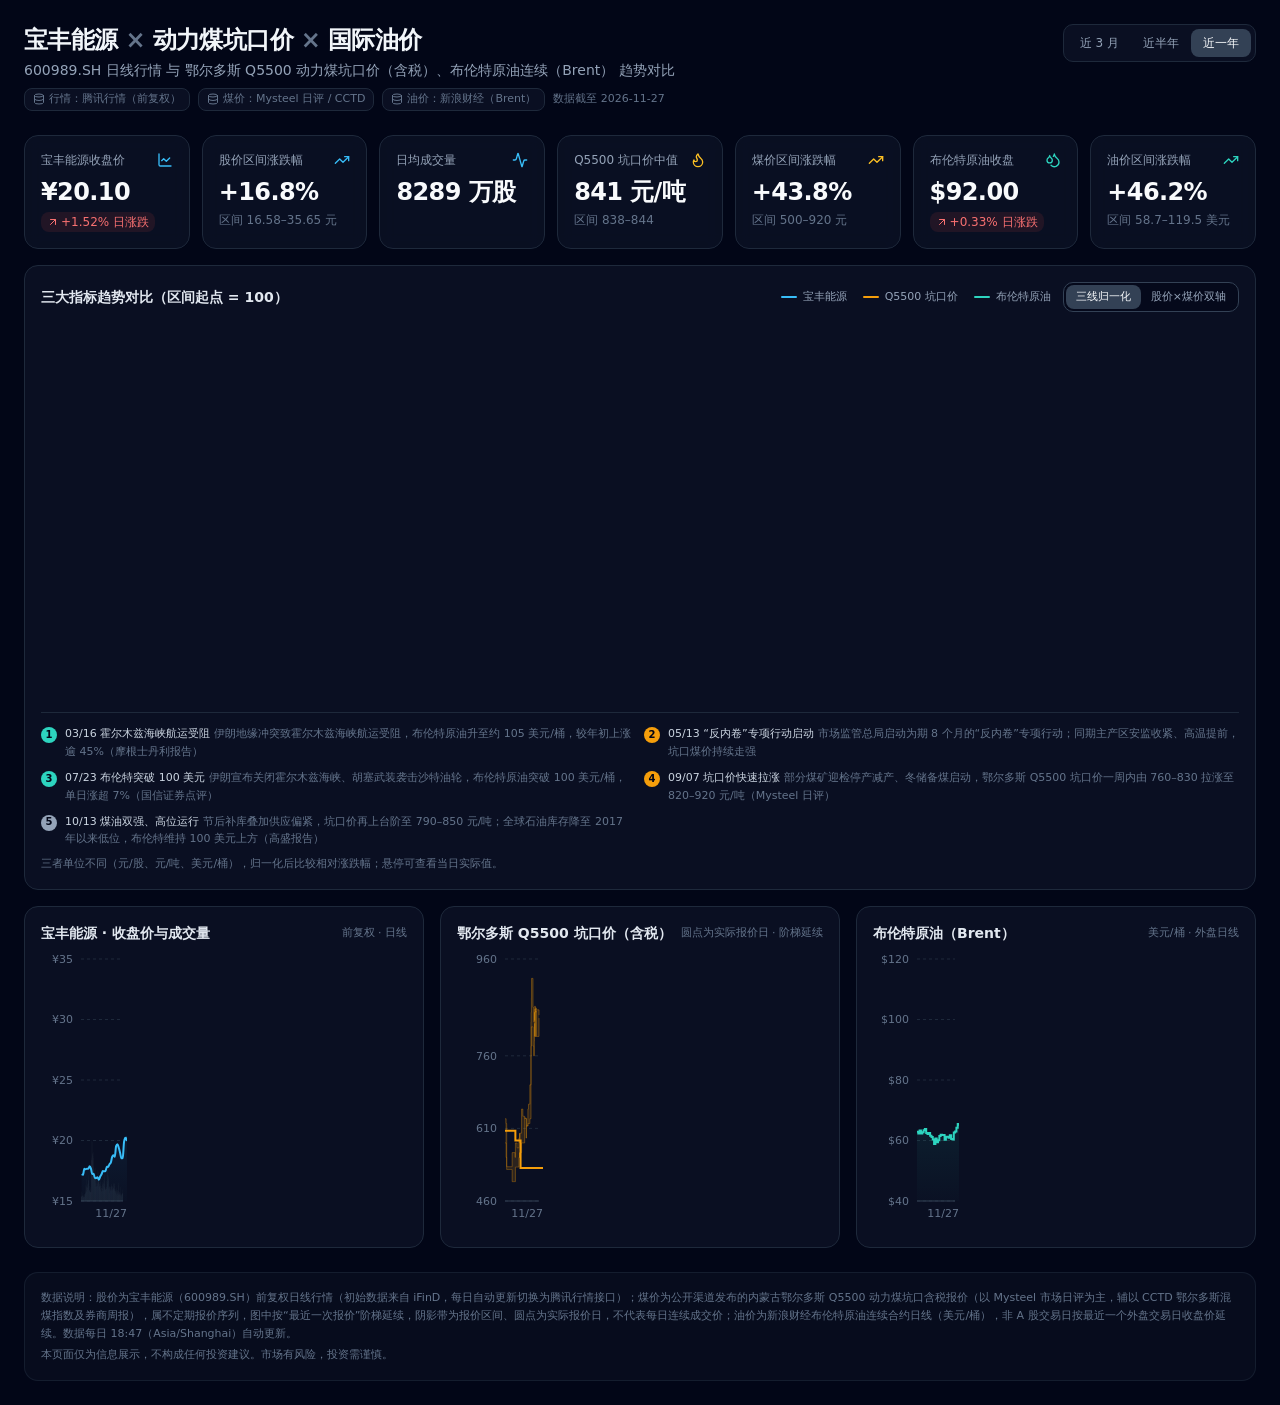
<file: index.html>
<!doctype html>
<html lang="zh-CN" class="dark">
  <head>
    <meta charset="UTF-8" />
    <meta name="viewport" content="width=device-width, initial-scale=1.0" />
    <title>宝丰能源 × 内蒙古动力煤价格看板</title>
    <style>
      html, body { background: #020617; }
    </style>
    <script type="module" crossorigin src="./assets/index-V8OI7jDb.js"></script>
    <link rel="stylesheet" crossorigin href="./assets/index-DKOxPpmM.css">
  </head>
  <body>
    <div id="root"></div>
  </body>
</html>
</file>
<file: assets/index-DKOxPpmM.css>
*,:before,:after{--tw-border-spacing-x: 0;--tw-border-spacing-y: 0;--tw-translate-x: 0;--tw-translate-y: 0;--tw-rotate: 0;--tw-skew-x: 0;--tw-skew-y: 0;--tw-scale-x: 1;--tw-scale-y: 1;--tw-pan-x: ;--tw-pan-y: ;--tw-pinch-zoom: ;--tw-scroll-snap-strictness: proximity;--tw-gradient-from-position: ;--tw-gradient-via-position: ;--tw-gradient-to-position: ;--tw-ordinal: ;--tw-slashed-zero: ;--tw-numeric-figure: ;--tw-numeric-spacing: ;--tw-numeric-fraction: ;--tw-ring-inset: ;--tw-ring-offset-width: 0px;--tw-ring-offset-color: #fff;--tw-ring-color: rgb(59 130 246 / .5);--tw-ring-offset-shadow: 0 0 #0000;--tw-ring-shadow: 0 0 #0000;--tw-shadow: 0 0 #0000;--tw-shadow-colored: 0 0 #0000;--tw-blur: ;--tw-brightness: ;--tw-contrast: ;--tw-grayscale: ;--tw-hue-rotate: ;--tw-invert: ;--tw-saturate: ;--tw-sepia: ;--tw-drop-shadow: ;--tw-backdrop-blur: ;--tw-backdrop-brightness: ;--tw-backdrop-contrast: ;--tw-backdrop-grayscale: ;--tw-backdrop-hue-rotate: ;--tw-backdrop-invert: ;--tw-backdrop-opacity: ;--tw-backdrop-saturate: ;--tw-backdrop-sepia: ;--tw-contain-size: ;--tw-contain-layout: ;--tw-contain-paint: ;--tw-contain-style: }::backdrop{--tw-border-spacing-x: 0;--tw-border-spacing-y: 0;--tw-translate-x: 0;--tw-translate-y: 0;--tw-rotate: 0;--tw-skew-x: 0;--tw-skew-y: 0;--tw-scale-x: 1;--tw-scale-y: 1;--tw-pan-x: ;--tw-pan-y: ;--tw-pinch-zoom: ;--tw-scroll-snap-strictness: proximity;--tw-gradient-from-position: ;--tw-gradient-via-position: ;--tw-gradient-to-position: ;--tw-ordinal: ;--tw-slashed-zero: ;--tw-numeric-figure: ;--tw-numeric-spacing: ;--tw-numeric-fraction: ;--tw-ring-inset: ;--tw-ring-offset-width: 0px;--tw-ring-offset-color: #fff;--tw-ring-color: rgb(59 130 246 / .5);--tw-ring-offset-shadow: 0 0 #0000;--tw-ring-shadow: 0 0 #0000;--tw-shadow: 0 0 #0000;--tw-shadow-colored: 0 0 #0000;--tw-blur: ;--tw-brightness: ;--tw-contrast: ;--tw-grayscale: ;--tw-hue-rotate: ;--tw-invert: ;--tw-saturate: ;--tw-sepia: ;--tw-drop-shadow: ;--tw-backdrop-blur: ;--tw-backdrop-brightness: ;--tw-backdrop-contrast: ;--tw-backdrop-grayscale: ;--tw-backdrop-hue-rotate: ;--tw-backdrop-invert: ;--tw-backdrop-opacity: ;--tw-backdrop-saturate: ;--tw-backdrop-sepia: ;--tw-contain-size: ;--tw-contain-layout: ;--tw-contain-paint: ;--tw-contain-style: }*,:before,:after{box-sizing:border-box;border-width:0;border-style:solid;border-color:#e5e7eb}:before,:after{--tw-content: ""}html,:host{line-height:1.5;-webkit-text-size-adjust:100%;-moz-tab-size:4;-o-tab-size:4;tab-size:4;font-family:ui-sans-serif,system-ui,sans-serif,"Apple Color Emoji","Segoe UI Emoji",Segoe UI Symbol,"Noto Color Emoji";font-feature-settings:normal;font-variation-settings:normal;-webkit-tap-highlight-color:transparent}body{margin:0;line-height:inherit}hr{height:0;color:inherit;border-top-width:1px}abbr:where([title]){-webkit-text-decoration:underline dotted;text-decoration:underline dotted}h1,h2,h3,h4,h5,h6{font-size:inherit;font-weight:inherit}a{color:inherit;text-decoration:inherit}b,strong{font-weight:bolder}code,kbd,samp,pre{font-family:ui-monospace,SFMono-Regular,Menlo,Monaco,Consolas,Liberation Mono,Courier New,monospace;font-feature-settings:normal;font-variation-settings:normal;font-size:1em}small{font-size:80%}sub,sup{font-size:75%;line-height:0;position:relative;vertical-align:baseline}sub{bottom:-.25em}sup{top:-.5em}table{text-indent:0;border-color:inherit;border-collapse:collapse}button,input,optgroup,select,textarea{font-family:inherit;font-feature-settings:inherit;font-variation-settings:inherit;font-size:100%;font-weight:inherit;line-height:inherit;letter-spacing:inherit;color:inherit;margin:0;padding:0}button,select{text-transform:none}button,input:where([type=button]),input:where([type=reset]),input:where([type=submit]){-webkit-appearance:button;background-color:transparent;background-image:none}:-moz-focusring{outline:auto}:-moz-ui-invalid{box-shadow:none}progress{vertical-align:baseline}::-webkit-inner-spin-button,::-webkit-outer-spin-button{height:auto}[type=search]{-webkit-appearance:textfield;outline-offset:-2px}::-webkit-search-decoration{-webkit-appearance:none}::-webkit-file-upload-button{-webkit-appearance:button;font:inherit}summary{display:list-item}blockquote,dl,dd,h1,h2,h3,h4,h5,h6,hr,figure,p,pre{margin:0}fieldset{margin:0;padding:0}legend{padding:0}ol,ul,menu{list-style:none;margin:0;padding:0}dialog{padding:0}textarea{resize:vertical}input::-moz-placeholder,textarea::-moz-placeholder{opacity:1;color:#9ca3af}input::placeholder,textarea::placeholder{opacity:1;color:#9ca3af}button,[role=button]{cursor:pointer}:disabled{cursor:default}img,svg,video,canvas,audio,iframe,embed,object{display:block;vertical-align:middle}img,video{max-width:100%;height:auto}[hidden]:where(:not([hidden=until-found])){display:none}:root{--background: 0 0% 100%;--foreground: 240 10% 3.9%;--card: 0 0% 100%;--card-foreground: 240 10% 3.9%;--popover: 0 0% 100%;--popover-foreground: 240 10% 3.9%;--primary: 240 5.9% 10%;--primary-foreground: 0 0% 98%;--secondary: 240 4.8% 95.9%;--secondary-foreground: 240 5.9% 10%;--muted: 240 4.8% 95.9%;--muted-foreground: 240 3.8% 46.1%;--accent: 240 4.8% 95.9%;--accent-foreground: 240 5.9% 10%;--destructive: 0 84.2% 60.2%;--destructive-foreground: 0 0% 98%;--border: 240 5.9% 90%;--input: 240 5.9% 90%;--ring: 240 5.9% 10%;--radius: .625rem;--sidebar-background: 0 0% 98%;--sidebar-foreground: 240 5.3% 26.1%;--sidebar-primary: 240 5.9% 10%;--sidebar-primary-foreground: 0 0% 98%;--sidebar-accent: 240 4.8% 95.9%;--sidebar-accent-foreground: 240 5.9% 10%;--sidebar-border: 220 13% 91%;--sidebar-ring: 217.2 91.2% 59.8%}.dark{--background: 240 10% 3.9%;--foreground: 0 0% 98%;--card: 240 10% 3.9%;--card-foreground: 0 0% 98%;--popover: 240 10% 3.9%;--popover-foreground: 0 0% 98%;--primary: 0 0% 98%;--primary-foreground: 240 5.9% 10%;--secondary: 240 3.7% 15.9%;--secondary-foreground: 0 0% 98%;--muted: 240 3.7% 15.9%;--muted-foreground: 240 5% 64.9%;--accent: 240 3.7% 15.9%;--accent-foreground: 0 0% 98%;--destructive: 0 62.8% 30.6%;--destructive-foreground: 0 0% 98%;--border: 240 3.7% 15.9%;--input: 240 3.7% 15.9%;--ring: 240 4.9% 83.9%;--sidebar-background: 240 5.9% 10%;--sidebar-foreground: 240 4.8% 95.9%;--sidebar-primary: 224.3 76.3% 48%;--sidebar-primary-foreground: 0 0% 100%;--sidebar-accent: 240 3.7% 15.9%;--sidebar-accent-foreground: 240 4.8% 95.9%;--sidebar-border: 240 3.7% 15.9%;--sidebar-ring: 217.2 91.2% 59.8%}*{border-color:hsl(var(--border))}body{background-color:hsl(var(--background));color:hsl(var(--foreground))}.sr-only{position:absolute;width:1px;height:1px;padding:0;margin:-1px;overflow:hidden;clip:rect(0,0,0,0);white-space:nowrap;border-width:0}.pointer-events-none{pointer-events:none}.visible{visibility:visible}.invisible{visibility:hidden}.fixed{position:fixed}.absolute{position:absolute}.relative{position:relative}.inset-0{inset:0}.inset-x-0{left:0;right:0}.inset-y-0{top:0;bottom:0}.-bottom-12{bottom:-3rem}.-left-12{left:-3rem}.-right-12{right:-3rem}.-top-12{top:-3rem}.bottom-0{bottom:0}.left-0{left:0}.left-1\/2{left:50%}.left-2{left:.5rem}.left-\[50\%\]{left:50%}.right-0{right:0}.right-1{right:.25rem}.right-2{right:.5rem}.right-3{right:.75rem}.right-4{right:1rem}.top-0{top:0}.top-1\.5{top:.375rem}.top-1\/2{top:50%}.top-3\.5{top:.875rem}.top-4{top:1rem}.top-\[1px\]{top:1px}.top-\[50\%\]{top:50%}.top-\[60\%\]{top:60%}.top-full{top:100%}.isolate{isolation:isolate}.z-10{z-index:10}.z-20{z-index:20}.z-50{z-index:50}.z-\[1\]{z-index:1}.order-first{order:-9999}.order-last{order:9999}.col-start-2{grid-column-start:2}.row-span-2{grid-row:span 2 / span 2}.row-start-1{grid-row-start:1}.\!m-0{margin:0!important}.-mx-1{margin-left:-.25rem;margin-right:-.25rem}.-my-2{margin-top:-.5rem;margin-bottom:-.5rem}.mx-2{margin-left:.5rem;margin-right:.5rem}.mx-3\.5{margin-left:.875rem;margin-right:.875rem}.mx-auto{margin-left:auto;margin-right:auto}.my-0{margin-top:0;margin-bottom:0}.my-0\.5{margin-top:.125rem;margin-bottom:.125rem}.my-1{margin-top:.25rem;margin-bottom:.25rem}.-ml-4{margin-left:-1rem}.-mt-4{margin-top:-1rem}.mb-1{margin-bottom:.25rem}.mb-2{margin-bottom:.5rem}.mb-3{margin-bottom:.75rem}.ml-1{margin-left:.25rem}.ml-4{margin-left:1rem}.ml-auto{margin-left:auto}.mt-0\.5{margin-top:.125rem}.mt-1{margin-top:.25rem}.mt-1\.5{margin-top:.375rem}.mt-2{margin-top:.5rem}.mt-3{margin-top:.75rem}.mt-4{margin-top:1rem}.mt-6{margin-top:1.5rem}.mt-auto{margin-top:auto}.line-clamp-1{overflow:hidden;display:-webkit-box;-webkit-box-orient:vertical;-webkit-line-clamp:1}.line-clamp-2{overflow:hidden;display:-webkit-box;-webkit-box-orient:vertical;-webkit-line-clamp:2}.block{display:block}.flex{display:flex}.inline-flex{display:inline-flex}.table{display:table}.table-caption{display:table-caption}.table-cell{display:table-cell}.table-row{display:table-row}.grid{display:grid}.hidden{display:none}.aspect-square{aspect-ratio:1 / 1}.aspect-video{aspect-ratio:16 / 9}.size-10{width:2.5rem;height:2.5rem}.size-2{width:.5rem;height:.5rem}.size-2\.5{width:.625rem;height:.625rem}.size-3{width:.75rem;height:.75rem}.size-3\.5{width:.875rem;height:.875rem}.size-4{width:1rem;height:1rem}.size-6{width:1.5rem;height:1.5rem}.size-7{width:1.75rem;height:1.75rem}.size-8{width:2rem;height:2rem}.size-9{width:2.25rem;height:2.25rem}.size-auto{width:auto;height:auto}.size-full{width:100%;height:100%}.h-0\.5{height:.125rem}.h-1\.5{height:.375rem}.h-10{height:2.5rem}.h-12{height:3rem}.h-2{height:.5rem}.h-2\.5{height:.625rem}.h-3{height:.75rem}.h-4{height:1rem}.h-5{height:1.25rem}.h-6{height:1.5rem}.h-7{height:1.75rem}.h-8{height:2rem}.h-9{height:2.25rem}.h-\[1\.15rem\]{height:1.15rem}.h-\[280px\]{height:280px}.h-\[380px\]{height:380px}.h-\[calc\(100\%-1px\)\]{height:calc(100% - 1px)}.h-\[var\(--radix-navigation-menu-viewport-height\)\]{height:var(--radix-navigation-menu-viewport-height)}.h-\[var\(--radix-select-trigger-height\)\]{height:var(--radix-select-trigger-height)}.h-auto{height:auto}.h-full{height:100%}.h-px{height:1px}.h-svh{height:100svh}.max-h-\[300px\]{max-height:300px}.min-h-0{min-height:0px}.min-h-16{min-height:4rem}.min-h-4{min-height:1rem}.min-h-screen{min-height:100vh}.min-h-svh{min-height:100svh}.w-0{width:0px}.w-1{width:.25rem}.w-2{width:.5rem}.w-2\.5{width:.625rem}.w-3{width:.75rem}.w-3\/4{width:75%}.w-4{width:1rem}.w-5{width:1.25rem}.w-64{width:16rem}.w-72{width:18rem}.w-8{width:2rem}.w-9{width:2.25rem}.w-\[100px\]{width:100px}.w-auto{width:auto}.w-fit{width:-moz-fit-content;width:fit-content}.w-full{width:100%}.w-max{width:-moz-max-content;width:max-content}.w-px{width:1px}.min-w-0{min-width:0px}.min-w-10{min-width:2.5rem}.min-w-5{min-width:1.25rem}.min-w-8{min-width:2rem}.min-w-9{min-width:2.25rem}.min-w-\[12rem\]{min-width:12rem}.min-w-\[8rem\]{min-width:8rem}.min-w-\[var\(--radix-select-trigger-width\)\]{min-width:var(--radix-select-trigger-width)}.max-w-7xl{max-width:80rem}.max-w-\[calc\(100\%-2rem\)\]{max-width:calc(100% - 2rem)}.max-w-max{max-width:-moz-max-content;max-width:max-content}.max-w-sm{max-width:24rem}.flex-1{flex:1 1 0%}.shrink-0{flex-shrink:0}.grow{flex-grow:1}.grow-0{flex-grow:0}.basis-full{flex-basis:100%}.caption-bottom{caption-side:bottom}.border-collapse{border-collapse:collapse}.-translate-x-1\/2{--tw-translate-x: -50%;transform:translate(var(--tw-translate-x),var(--tw-translate-y)) rotate(var(--tw-rotate)) skew(var(--tw-skew-x)) skewY(var(--tw-skew-y)) scaleX(var(--tw-scale-x)) scaleY(var(--tw-scale-y))}.-translate-x-px{--tw-translate-x: -1px;transform:translate(var(--tw-translate-x),var(--tw-translate-y)) rotate(var(--tw-rotate)) skew(var(--tw-skew-x)) skewY(var(--tw-skew-y)) scaleX(var(--tw-scale-x)) scaleY(var(--tw-scale-y))}.-translate-y-1\/2{--tw-translate-y: -50%;transform:translate(var(--tw-translate-x),var(--tw-translate-y)) rotate(var(--tw-rotate)) skew(var(--tw-skew-x)) skewY(var(--tw-skew-y)) scaleX(var(--tw-scale-x)) scaleY(var(--tw-scale-y))}.translate-x-\[-50\%\]{--tw-translate-x: -50%;transform:translate(var(--tw-translate-x),var(--tw-translate-y)) rotate(var(--tw-rotate)) skew(var(--tw-skew-x)) skewY(var(--tw-skew-y)) scaleX(var(--tw-scale-x)) scaleY(var(--tw-scale-y))}.translate-x-px{--tw-translate-x: 1px;transform:translate(var(--tw-translate-x),var(--tw-translate-y)) rotate(var(--tw-rotate)) skew(var(--tw-skew-x)) skewY(var(--tw-skew-y)) scaleX(var(--tw-scale-x)) scaleY(var(--tw-scale-y))}.translate-y-0\.5{--tw-translate-y: .125rem;transform:translate(var(--tw-translate-x),var(--tw-translate-y)) rotate(var(--tw-rotate)) skew(var(--tw-skew-x)) skewY(var(--tw-skew-y)) scaleX(var(--tw-scale-x)) scaleY(var(--tw-scale-y))}.translate-y-\[-50\%\]{--tw-translate-y: -50%;transform:translate(var(--tw-translate-x),var(--tw-translate-y)) rotate(var(--tw-rotate)) skew(var(--tw-skew-x)) skewY(var(--tw-skew-y)) scaleX(var(--tw-scale-x)) scaleY(var(--tw-scale-y))}.translate-y-\[calc\(-50\%_-_2px\)\]{--tw-translate-y: calc(-50% - 2px) ;transform:translate(var(--tw-translate-x),var(--tw-translate-y)) rotate(var(--tw-rotate)) skew(var(--tw-skew-x)) skewY(var(--tw-skew-y)) scaleX(var(--tw-scale-x)) scaleY(var(--tw-scale-y))}.rotate-45{--tw-rotate: 45deg;transform:translate(var(--tw-translate-x),var(--tw-translate-y)) rotate(var(--tw-rotate)) skew(var(--tw-skew-x)) skewY(var(--tw-skew-y)) scaleX(var(--tw-scale-x)) scaleY(var(--tw-scale-y))}.rotate-90{--tw-rotate: 90deg;transform:translate(var(--tw-translate-x),var(--tw-translate-y)) rotate(var(--tw-rotate)) skew(var(--tw-skew-x)) skewY(var(--tw-skew-y)) scaleX(var(--tw-scale-x)) scaleY(var(--tw-scale-y))}.transform{transform:translate(var(--tw-translate-x),var(--tw-translate-y)) rotate(var(--tw-rotate)) skew(var(--tw-skew-x)) skewY(var(--tw-skew-y)) scaleX(var(--tw-scale-x)) scaleY(var(--tw-scale-y))}@keyframes caret-blink{0%,70%,to{opacity:1}20%,50%{opacity:0}}.animate-caret-blink{animation:caret-blink 1.25s ease-out infinite}@keyframes pulse{50%{opacity:.5}}.animate-pulse{animation:pulse 2s cubic-bezier(.4,0,.6,1) infinite}@keyframes spin{to{transform:rotate(360deg)}}.animate-spin{animation:spin 1s linear infinite}.cursor-default{cursor:default}.cursor-text{cursor:text}.touch-none{touch-action:none}.select-none{-webkit-user-select:none;-moz-user-select:none;user-select:none}.resize-none{resize:none}.scroll-my-1{scroll-margin-top:.25rem;scroll-margin-bottom:.25rem}.scroll-py-1{scroll-padding-top:.25rem;scroll-padding-bottom:.25rem}.list-disc{list-style-type:disc}.list-none{list-style-type:none}.auto-rows-min{grid-auto-rows:min-content}.grid-cols-2{grid-template-columns:repeat(2,minmax(0,1fr))}.grid-cols-\[0_1fr\]{grid-template-columns:0 1fr}.grid-rows-\[auto_auto\]{grid-template-rows:auto auto}.flex-row{flex-direction:row}.flex-col{flex-direction:column}.flex-col-reverse{flex-direction:column-reverse}.flex-wrap{flex-wrap:wrap}.place-content-center{place-content:center}.items-start{align-items:flex-start}.items-end{align-items:flex-end}.items-center{align-items:center}.items-stretch{align-items:stretch}.justify-start{justify-content:flex-start}.justify-center{justify-content:center}.justify-between{justify-content:space-between}.justify-items-start{justify-items:start}.gap-0\.5{gap:.125rem}.gap-1{gap:.25rem}.gap-1\.5{gap:.375rem}.gap-2{gap:.5rem}.gap-2\.5{gap:.625rem}.gap-3{gap:.75rem}.gap-4{gap:1rem}.gap-6{gap:1.5rem}.gap-7{gap:1.75rem}.gap-\[--spacing\(var\(--gap\)\)\]{gap:var(--spacing(var(--gap)))}.gap-x-4{-moz-column-gap:1rem;column-gap:1rem}.gap-y-0\.5{row-gap:.125rem}.gap-y-1{row-gap:.25rem}.space-y-1>:not([hidden])~:not([hidden]){--tw-space-y-reverse: 0;margin-top:calc(.25rem * calc(1 - var(--tw-space-y-reverse)));margin-bottom:calc(.25rem * var(--tw-space-y-reverse))}.space-y-1\.5>:not([hidden])~:not([hidden]){--tw-space-y-reverse: 0;margin-top:calc(.375rem * calc(1 - var(--tw-space-y-reverse)));margin-bottom:calc(.375rem * var(--tw-space-y-reverse))}.self-start{align-self:flex-start}.self-stretch{align-self:stretch}.justify-self-end{justify-self:end}.overflow-auto{overflow:auto}.overflow-hidden{overflow:hidden}.overflow-x-auto{overflow-x:auto}.overflow-y-auto{overflow-y:auto}.overflow-x-hidden{overflow-x:hidden}.whitespace-nowrap{white-space:nowrap}.text-balance{text-wrap:balance}.break-words{overflow-wrap:break-word}.rounded{border-radius:.25rem}.rounded-\[2px\]{border-radius:2px}.rounded-\[4px\]{border-radius:4px}.rounded-\[calc\(var\(--radius\)-5px\)\]{border-radius:calc(var(--radius) - 5px)}.rounded-\[inherit\]{border-radius:inherit}.rounded-full{border-radius:9999px}.rounded-lg{border-radius:var(--radius)}.rounded-md{border-radius:calc(var(--radius) - 2px)}.rounded-none{border-radius:0}.rounded-sm{border-radius:calc(var(--radius) - 4px)}.rounded-xl{border-radius:calc(var(--radius) + 4px)}.rounded-xs{border-radius:calc(var(--radius) - 6px)}.rounded-l-md{border-top-left-radius:calc(var(--radius) - 2px);border-bottom-left-radius:calc(var(--radius) - 2px)}.rounded-r-md{border-top-right-radius:calc(var(--radius) - 2px);border-bottom-right-radius:calc(var(--radius) - 2px)}.rounded-tl-sm{border-top-left-radius:calc(var(--radius) - 4px)}.border{border-width:1px}.border-0{border-width:0px}.border-\[1\.5px\]{border-width:1.5px}.border-y{border-top-width:1px;border-bottom-width:1px}.border-b{border-bottom-width:1px}.border-l{border-left-width:1px}.border-r{border-right-width:1px}.border-t{border-top-width:1px}.border-dashed{border-style:dashed}.border-border{border-color:hsl(var(--border))}.border-border\/50{border-color:hsl(var(--border) / .5)}.border-input{border-color:hsl(var(--input))}.border-primary{border-color:hsl(var(--primary))}.border-sidebar-border{border-color:hsl(var(--sidebar-border))}.border-slate-700{--tw-border-opacity: 1;border-color:rgb(51 65 85 / var(--tw-border-opacity, 1))}.border-slate-800{--tw-border-opacity: 1;border-color:rgb(30 41 59 / var(--tw-border-opacity, 1))}.border-slate-800\/60{border-color:#1e293b99}.border-transparent{border-color:transparent}.border-l-transparent{border-left-color:transparent}.border-t-transparent{border-top-color:transparent}.bg-accent{background-color:hsl(var(--accent))}.bg-background{background-color:hsl(var(--background))}.bg-black\/50{background-color:#00000080}.bg-border{background-color:hsl(var(--border))}.bg-card{background-color:hsl(var(--card))}.bg-destructive{--tw-bg-opacity: 1;background-color:hsl(var(--destructive) / var(--tw-bg-opacity, 1))}.bg-emerald-500\/10{background-color:#10b9811a}.bg-foreground{background-color:hsl(var(--foreground))}.bg-input{background-color:hsl(var(--input))}.bg-muted{background-color:hsl(var(--muted))}.bg-muted\/50{background-color:hsl(var(--muted) / .5)}.bg-popover{background-color:hsl(var(--popover))}.bg-primary{background-color:hsl(var(--primary))}.bg-primary\/20{background-color:hsl(var(--primary) / .2)}.bg-red-500\/10{background-color:#ef44441a}.bg-secondary{background-color:hsl(var(--secondary))}.bg-sidebar{background-color:hsl(var(--sidebar-background))}.bg-sidebar-border{background-color:hsl(var(--sidebar-border))}.bg-slate-700{--tw-bg-opacity: 1;background-color:rgb(51 65 85 / var(--tw-bg-opacity, 1))}.bg-slate-900\/40{background-color:#0f172a66}.bg-slate-900\/60{background-color:#0f172a99}.bg-slate-900\/95{background-color:#0f172af2}.bg-slate-950{--tw-bg-opacity: 1;background-color:rgb(2 6 23 / var(--tw-bg-opacity, 1))}.bg-slate-950\/60{background-color:#02061799}.bg-transparent{background-color:transparent}.bg-white{--tw-bg-opacity: 1;background-color:rgb(255 255 255 / var(--tw-bg-opacity, 1))}.fill-current{fill:currentColor}.fill-foreground{fill:hsl(var(--foreground))}.fill-primary{fill:hsl(var(--primary))}.p-0{padding:0}.p-0\.5{padding:.125rem}.p-1{padding:.25rem}.p-2{padding:.5rem}.p-3{padding:.75rem}.p-4{padding:1rem}.p-6{padding:1.5rem}.p-\[3px\]{padding:3px}.p-px{padding:1px}.px-1{padding-left:.25rem;padding-right:.25rem}.px-1\.5{padding-left:.375rem;padding-right:.375rem}.px-2{padding-left:.5rem;padding-right:.5rem}.px-2\.5{padding-left:.625rem;padding-right:.625rem}.px-3{padding-left:.75rem;padding-right:.75rem}.px-4{padding-left:1rem;padding-right:1rem}.px-6{padding-left:1.5rem;padding-right:1.5rem}.py-0\.5{padding-top:.125rem;padding-bottom:.125rem}.py-1{padding-top:.25rem;padding-bottom:.25rem}.py-1\.5{padding-top:.375rem;padding-bottom:.375rem}.py-2{padding-top:.5rem;padding-bottom:.5rem}.py-3{padding-top:.75rem;padding-bottom:.75rem}.py-4{padding-top:1rem;padding-bottom:1rem}.py-6{padding-top:1.5rem;padding-bottom:1.5rem}.pb-3{padding-bottom:.75rem}.pb-4{padding-bottom:1rem}.pl-2{padding-left:.5rem}.pl-3{padding-left:.75rem}.pl-4{padding-left:1rem}.pl-8{padding-left:2rem}.pr-1{padding-right:.25rem}.pr-2{padding-right:.5rem}.pr-2\.5{padding-right:.625rem}.pr-3{padding-right:.75rem}.pr-8{padding-right:2rem}.pt-0{padding-top:0}.pt-1{padding-top:.25rem}.pt-3{padding-top:.75rem}.pt-4{padding-top:1rem}.text-left{text-align:left}.text-center{text-align:center}.text-right{text-align:right}.align-middle{vertical-align:middle}.font-mono{font-family:ui-monospace,SFMono-Regular,Menlo,Monaco,Consolas,Liberation Mono,Courier New,monospace}.font-sans{font-family:ui-sans-serif,system-ui,sans-serif,"Apple Color Emoji","Segoe UI Emoji",Segoe UI Symbol,"Noto Color Emoji"}.text-2xl{font-size:1.5rem;line-height:2rem}.text-\[0\.8rem\]{font-size:.8rem}.text-\[10px\]{font-size:10px}.text-\[11px\]{font-size:11px}.text-base{font-size:1rem;line-height:1.5rem}.text-lg{font-size:1.125rem;line-height:1.75rem}.text-sm{font-size:.875rem;line-height:1.25rem}.text-sm\/relaxed{font-size:.875rem;line-height:1.625}.text-xl{font-size:1.25rem;line-height:1.75rem}.text-xs{font-size:.75rem;line-height:1rem}.font-bold{font-weight:700}.font-medium{font-weight:500}.font-normal{font-weight:400}.font-semibold{font-weight:600}.tabular-nums{--tw-numeric-spacing: tabular-nums;font-variant-numeric:var(--tw-ordinal) var(--tw-slashed-zero) var(--tw-numeric-figure) var(--tw-numeric-spacing) var(--tw-numeric-fraction)}.leading-none{line-height:1}.leading-normal{line-height:1.5}.leading-relaxed{line-height:1.625}.leading-snug{line-height:1.375}.tracking-tight{letter-spacing:-.025em}.tracking-widest{letter-spacing:.1em}.text-accent-foreground{color:hsl(var(--accent-foreground))}.text-amber-300{--tw-text-opacity: 1;color:rgb(252 211 77 / var(--tw-text-opacity, 1))}.text-amber-400{--tw-text-opacity: 1;color:rgb(251 191 36 / var(--tw-text-opacity, 1))}.text-background{color:hsl(var(--background))}.text-card-foreground{color:hsl(var(--card-foreground))}.text-current{color:currentColor}.text-destructive{--tw-text-opacity: 1;color:hsl(var(--destructive) / var(--tw-text-opacity, 1))}.text-emerald-400{--tw-text-opacity: 1;color:rgb(52 211 153 / var(--tw-text-opacity, 1))}.text-foreground{color:hsl(var(--foreground))}.text-muted-foreground{color:hsl(var(--muted-foreground))}.text-popover-foreground{color:hsl(var(--popover-foreground))}.text-primary{color:hsl(var(--primary))}.text-primary-foreground{color:hsl(var(--primary-foreground))}.text-red-400{--tw-text-opacity: 1;color:rgb(248 113 113 / var(--tw-text-opacity, 1))}.text-secondary-foreground{color:hsl(var(--secondary-foreground))}.text-sidebar-foreground{color:hsl(var(--sidebar-foreground))}.text-sidebar-foreground\/70{color:hsl(var(--sidebar-foreground) / .7)}.text-sky-400{--tw-text-opacity: 1;color:rgb(56 189 248 / var(--tw-text-opacity, 1))}.text-slate-100{--tw-text-opacity: 1;color:rgb(241 245 249 / var(--tw-text-opacity, 1))}.text-slate-200{--tw-text-opacity: 1;color:rgb(226 232 240 / var(--tw-text-opacity, 1))}.text-slate-300{--tw-text-opacity: 1;color:rgb(203 213 225 / var(--tw-text-opacity, 1))}.text-slate-400{--tw-text-opacity: 1;color:rgb(148 163 184 / var(--tw-text-opacity, 1))}.text-slate-50{--tw-text-opacity: 1;color:rgb(248 250 252 / var(--tw-text-opacity, 1))}.text-slate-500{--tw-text-opacity: 1;color:rgb(100 116 139 / var(--tw-text-opacity, 1))}.text-slate-950{--tw-text-opacity: 1;color:rgb(2 6 23 / var(--tw-text-opacity, 1))}.text-teal-400{--tw-text-opacity: 1;color:rgb(45 212 191 / var(--tw-text-opacity, 1))}.text-white{--tw-text-opacity: 1;color:rgb(255 255 255 / var(--tw-text-opacity, 1))}.underline-offset-4{text-underline-offset:4px}.opacity-0{opacity:0}.opacity-50{opacity:.5}.opacity-70{opacity:.7}.shadow{--tw-shadow: 0 1px 3px 0 rgb(0 0 0 / .1), 0 1px 2px -1px rgb(0 0 0 / .1);--tw-shadow-colored: 0 1px 3px 0 var(--tw-shadow-color), 0 1px 2px -1px var(--tw-shadow-color);box-shadow:var(--tw-ring-offset-shadow, 0 0 #0000),var(--tw-ring-shadow, 0 0 #0000),var(--tw-shadow)}.shadow-\[0_0_0_1px_hsl\(var\(--sidebar-border\)\)\]{--tw-shadow: 0 0 0 1px hsl(var(--sidebar-border));--tw-shadow-colored: 0 0 0 1px var(--tw-shadow-color);box-shadow:var(--tw-ring-offset-shadow, 0 0 #0000),var(--tw-ring-shadow, 0 0 #0000),var(--tw-shadow)}.shadow-lg{--tw-shadow: 0 10px 15px -3px rgb(0 0 0 / .1), 0 4px 6px -4px rgb(0 0 0 / .1);--tw-shadow-colored: 0 10px 15px -3px var(--tw-shadow-color), 0 4px 6px -4px var(--tw-shadow-color);box-shadow:var(--tw-ring-offset-shadow, 0 0 #0000),var(--tw-ring-shadow, 0 0 #0000),var(--tw-shadow)}.shadow-md{--tw-shadow: 0 4px 6px -1px rgb(0 0 0 / .1), 0 2px 4px -2px rgb(0 0 0 / .1);--tw-shadow-colored: 0 4px 6px -1px var(--tw-shadow-color), 0 2px 4px -2px var(--tw-shadow-color);box-shadow:var(--tw-ring-offset-shadow, 0 0 #0000),var(--tw-ring-shadow, 0 0 #0000),var(--tw-shadow)}.shadow-none{--tw-shadow: 0 0 #0000;--tw-shadow-colored: 0 0 #0000;box-shadow:var(--tw-ring-offset-shadow, 0 0 #0000),var(--tw-ring-shadow, 0 0 #0000),var(--tw-shadow)}.shadow-sm{--tw-shadow: 0 1px 2px 0 rgb(0 0 0 / .05);--tw-shadow-colored: 0 1px 2px 0 var(--tw-shadow-color);box-shadow:var(--tw-ring-offset-shadow, 0 0 #0000),var(--tw-ring-shadow, 0 0 #0000),var(--tw-shadow)}.shadow-xl{--tw-shadow: 0 20px 25px -5px rgb(0 0 0 / .1), 0 8px 10px -6px rgb(0 0 0 / .1);--tw-shadow-colored: 0 20px 25px -5px var(--tw-shadow-color), 0 8px 10px -6px var(--tw-shadow-color);box-shadow:var(--tw-ring-offset-shadow, 0 0 #0000),var(--tw-ring-shadow, 0 0 #0000),var(--tw-shadow)}.shadow-xs{--tw-shadow: 0 1px 2px 0 rgb(0 0 0 / .05);--tw-shadow-colored: 0 1px 2px 0 var(--tw-shadow-color);box-shadow:var(--tw-ring-offset-shadow, 0 0 #0000),var(--tw-ring-shadow, 0 0 #0000),var(--tw-shadow)}.outline-none{outline:2px solid transparent;outline-offset:2px}.outline{outline-style:solid}.ring-0{--tw-ring-offset-shadow: var(--tw-ring-inset) 0 0 0 var(--tw-ring-offset-width) var(--tw-ring-offset-color);--tw-ring-shadow: var(--tw-ring-inset) 0 0 0 calc(0px + var(--tw-ring-offset-width)) var(--tw-ring-color);box-shadow:var(--tw-ring-offset-shadow),var(--tw-ring-shadow),var(--tw-shadow, 0 0 #0000)}.ring-ring\/50{--tw-ring-color: hsl(var(--ring) / .5)}.ring-sidebar-ring{--tw-ring-color: hsl(var(--sidebar-ring))}.ring-offset-background{--tw-ring-offset-color: hsl(var(--background))}.filter{filter:var(--tw-blur) var(--tw-brightness) var(--tw-contrast) var(--tw-grayscale) var(--tw-hue-rotate) var(--tw-invert) var(--tw-saturate) var(--tw-sepia) var(--tw-drop-shadow)}.backdrop-blur{--tw-backdrop-blur: blur(8px);-webkit-backdrop-filter:var(--tw-backdrop-blur) var(--tw-backdrop-brightness) var(--tw-backdrop-contrast) var(--tw-backdrop-grayscale) var(--tw-backdrop-hue-rotate) var(--tw-backdrop-invert) var(--tw-backdrop-opacity) var(--tw-backdrop-saturate) var(--tw-backdrop-sepia);backdrop-filter:var(--tw-backdrop-blur) var(--tw-backdrop-brightness) var(--tw-backdrop-contrast) var(--tw-backdrop-grayscale) var(--tw-backdrop-hue-rotate) var(--tw-backdrop-invert) var(--tw-backdrop-opacity) var(--tw-backdrop-saturate) var(--tw-backdrop-sepia)}.transition{transition-property:color,background-color,border-color,text-decoration-color,fill,stroke,opacity,box-shadow,transform,filter,backdrop-filter;transition-timing-function:cubic-bezier(.4,0,.2,1);transition-duration:.15s}.transition-\[color\,box-shadow\]{transition-property:color,box-shadow;transition-timing-function:cubic-bezier(.4,0,.2,1);transition-duration:.15s}.transition-\[left\,right\,width\]{transition-property:left,right,width;transition-timing-function:cubic-bezier(.4,0,.2,1);transition-duration:.15s}.transition-\[margin\,opacity\]{transition-property:margin,opacity;transition-timing-function:cubic-bezier(.4,0,.2,1);transition-duration:.15s}.transition-\[width\,height\,padding\]{transition-property:width,height,padding;transition-timing-function:cubic-bezier(.4,0,.2,1);transition-duration:.15s}.transition-\[width\]{transition-property:width;transition-timing-function:cubic-bezier(.4,0,.2,1);transition-duration:.15s}.transition-all{transition-property:all;transition-timing-function:cubic-bezier(.4,0,.2,1);transition-duration:.15s}.transition-colors{transition-property:color,background-color,border-color,text-decoration-color,fill,stroke;transition-timing-function:cubic-bezier(.4,0,.2,1);transition-duration:.15s}.transition-none{transition-property:none}.transition-opacity{transition-property:opacity;transition-timing-function:cubic-bezier(.4,0,.2,1);transition-duration:.15s}.transition-shadow{transition-property:box-shadow;transition-timing-function:cubic-bezier(.4,0,.2,1);transition-duration:.15s}.transition-transform{transition-property:transform;transition-timing-function:cubic-bezier(.4,0,.2,1);transition-duration:.15s}.duration-100{transition-duration:.1s}.duration-1000{transition-duration:1s}.duration-200{transition-duration:.2s}.duration-300{transition-duration:.3s}.ease-in-out{transition-timing-function:cubic-bezier(.4,0,.2,1)}.ease-linear{transition-timing-function:linear}@keyframes enter{0%{opacity:var(--tw-enter-opacity, 1);transform:translate3d(var(--tw-enter-translate-x, 0),var(--tw-enter-translate-y, 0),0) scale3d(var(--tw-enter-scale, 1),var(--tw-enter-scale, 1),var(--tw-enter-scale, 1)) rotate(var(--tw-enter-rotate, 0))}}@keyframes exit{to{opacity:var(--tw-exit-opacity, 1);transform:translate3d(var(--tw-exit-translate-x, 0),var(--tw-exit-translate-y, 0),0) scale3d(var(--tw-exit-scale, 1),var(--tw-exit-scale, 1),var(--tw-exit-scale, 1)) rotate(var(--tw-exit-rotate, 0))}}.animate-in{animation-name:enter;animation-duration:.15s;--tw-enter-opacity: initial;--tw-enter-scale: initial;--tw-enter-rotate: initial;--tw-enter-translate-x: initial;--tw-enter-translate-y: initial}.fade-in-0{--tw-enter-opacity: 0}.zoom-in-95{--tw-enter-scale: .95}.duration-100{animation-duration:.1s}.duration-1000{animation-duration:1s}.duration-200{animation-duration:.2s}.duration-300{animation-duration:.3s}.ease-in-out{animation-timing-function:cubic-bezier(.4,0,.2,1)}.ease-linear{animation-timing-function:linear}.\[--cell-size\:--spacing\(8\)\]{--cell-size: var(--spacing(8))}.selection\:bg-primary *::-moz-selection{background-color:hsl(var(--primary))}.selection\:bg-primary *::selection{background-color:hsl(var(--primary))}.selection\:text-primary-foreground *::-moz-selection{color:hsl(var(--primary-foreground))}.selection\:text-primary-foreground *::selection{color:hsl(var(--primary-foreground))}.selection\:bg-primary::-moz-selection{background-color:hsl(var(--primary))}.selection\:bg-primary::selection{background-color:hsl(var(--primary))}.selection\:text-primary-foreground::-moz-selection{color:hsl(var(--primary-foreground))}.selection\:text-primary-foreground::selection{color:hsl(var(--primary-foreground))}.file\:inline-flex::file-selector-button{display:inline-flex}.file\:h-7::file-selector-button{height:1.75rem}.file\:border-0::file-selector-button{border-width:0px}.file\:bg-transparent::file-selector-button{background-color:transparent}.file\:text-sm::file-selector-button{font-size:.875rem;line-height:1.25rem}.file\:font-medium::file-selector-button{font-weight:500}.file\:text-foreground::file-selector-button{color:hsl(var(--foreground))}.placeholder\:text-muted-foreground::-moz-placeholder{color:hsl(var(--muted-foreground))}.placeholder\:text-muted-foreground::placeholder{color:hsl(var(--muted-foreground))}.after\:absolute:after{content:var(--tw-content);position:absolute}.after\:-inset-2:after{content:var(--tw-content);inset:-.5rem}.after\:inset-y-0:after{content:var(--tw-content);top:0;bottom:0}.after\:left-1\/2:after{content:var(--tw-content);left:50%}.after\:w-1:after{content:var(--tw-content);width:.25rem}.after\:w-\[2px\]:after{content:var(--tw-content);width:2px}.after\:-translate-x-1\/2:after{content:var(--tw-content);--tw-translate-x: -50%;transform:translate(var(--tw-translate-x),var(--tw-translate-y)) rotate(var(--tw-rotate)) skew(var(--tw-skew-x)) skewY(var(--tw-skew-y)) scaleX(var(--tw-scale-x)) scaleY(var(--tw-scale-y))}.first\:rounded-l-md:first-child{border-top-left-radius:calc(var(--radius) - 2px);border-bottom-left-radius:calc(var(--radius) - 2px)}.first\:border-l:first-child{border-left-width:1px}.last\:mt-0:last-child{margin-top:0}.last\:rounded-r-md:last-child{border-top-right-radius:calc(var(--radius) - 2px);border-bottom-right-radius:calc(var(--radius) - 2px)}.last\:border-b-0:last-child{border-bottom-width:0px}.hover\:bg-accent:hover{background-color:hsl(var(--accent))}.hover\:bg-destructive\/90:hover{background-color:hsl(var(--destructive) / .9)}.hover\:bg-muted:hover{background-color:hsl(var(--muted))}.hover\:bg-muted\/50:hover{background-color:hsl(var(--muted) / .5)}.hover\:bg-primary\/90:hover{background-color:hsl(var(--primary) / .9)}.hover\:bg-secondary\/80:hover{background-color:hsl(var(--secondary) / .8)}.hover\:bg-sidebar-accent:hover{background-color:hsl(var(--sidebar-accent))}.hover\:text-accent-foreground:hover{color:hsl(var(--accent-foreground))}.hover\:text-foreground:hover{color:hsl(var(--foreground))}.hover\:text-muted-foreground:hover{color:hsl(var(--muted-foreground))}.hover\:text-sidebar-accent-foreground:hover{color:hsl(var(--sidebar-accent-foreground))}.hover\:text-slate-200:hover{--tw-text-opacity: 1;color:rgb(226 232 240 / var(--tw-text-opacity, 1))}.hover\:underline:hover{text-decoration-line:underline}.hover\:opacity-100:hover{opacity:1}.hover\:shadow-\[0_0_0_1px_hsl\(var\(--sidebar-accent\)\)\]:hover{--tw-shadow: 0 0 0 1px hsl(var(--sidebar-accent));--tw-shadow-colored: 0 0 0 1px var(--tw-shadow-color);box-shadow:var(--tw-ring-offset-shadow, 0 0 #0000),var(--tw-ring-shadow, 0 0 #0000),var(--tw-shadow)}.hover\:ring-4:hover{--tw-ring-offset-shadow: var(--tw-ring-inset) 0 0 0 var(--tw-ring-offset-width) var(--tw-ring-offset-color);--tw-ring-shadow: var(--tw-ring-inset) 0 0 0 calc(4px + var(--tw-ring-offset-width)) var(--tw-ring-color);box-shadow:var(--tw-ring-offset-shadow),var(--tw-ring-shadow),var(--tw-shadow, 0 0 #0000)}.hover\:after\:bg-sidebar-border:hover:after{content:var(--tw-content);background-color:hsl(var(--sidebar-border))}.focus\:z-10:focus{z-index:10}.focus\:bg-accent:focus{background-color:hsl(var(--accent))}.focus\:text-accent-foreground:focus{color:hsl(var(--accent-foreground))}.focus\:ring-2:focus{--tw-ring-offset-shadow: var(--tw-ring-inset) 0 0 0 var(--tw-ring-offset-width) var(--tw-ring-offset-color);--tw-ring-shadow: var(--tw-ring-inset) 0 0 0 calc(2px + var(--tw-ring-offset-width)) var(--tw-ring-color);box-shadow:var(--tw-ring-offset-shadow),var(--tw-ring-shadow),var(--tw-shadow, 0 0 #0000)}.focus\:ring-ring:focus{--tw-ring-color: hsl(var(--ring))}.focus\:ring-offset-2:focus{--tw-ring-offset-width: 2px}.focus-visible\:z-10:focus-visible{z-index:10}.focus-visible\:border-ring:focus-visible{border-color:hsl(var(--ring))}.focus-visible\:outline-1:focus-visible{outline-width:1px}.focus-visible\:outline-ring:focus-visible{outline-color:hsl(var(--ring))}.focus-visible\:ring-0:focus-visible{--tw-ring-offset-shadow: var(--tw-ring-inset) 0 0 0 var(--tw-ring-offset-width) var(--tw-ring-offset-color);--tw-ring-shadow: var(--tw-ring-inset) 0 0 0 calc(0px + var(--tw-ring-offset-width)) var(--tw-ring-color);box-shadow:var(--tw-ring-offset-shadow),var(--tw-ring-shadow),var(--tw-shadow, 0 0 #0000)}.focus-visible\:ring-1:focus-visible{--tw-ring-offset-shadow: var(--tw-ring-inset) 0 0 0 var(--tw-ring-offset-width) var(--tw-ring-offset-color);--tw-ring-shadow: var(--tw-ring-inset) 0 0 0 calc(1px + var(--tw-ring-offset-width)) var(--tw-ring-color);box-shadow:var(--tw-ring-offset-shadow),var(--tw-ring-shadow),var(--tw-shadow, 0 0 #0000)}.focus-visible\:ring-2:focus-visible{--tw-ring-offset-shadow: var(--tw-ring-inset) 0 0 0 var(--tw-ring-offset-width) var(--tw-ring-offset-color);--tw-ring-shadow: var(--tw-ring-inset) 0 0 0 calc(2px + var(--tw-ring-offset-width)) var(--tw-ring-color);box-shadow:var(--tw-ring-offset-shadow),var(--tw-ring-shadow),var(--tw-shadow, 0 0 #0000)}.focus-visible\:ring-4:focus-visible{--tw-ring-offset-shadow: var(--tw-ring-inset) 0 0 0 var(--tw-ring-offset-width) var(--tw-ring-offset-color);--tw-ring-shadow: var(--tw-ring-inset) 0 0 0 calc(4px + var(--tw-ring-offset-width)) var(--tw-ring-color);box-shadow:var(--tw-ring-offset-shadow),var(--tw-ring-shadow),var(--tw-shadow, 0 0 #0000)}.focus-visible\:ring-\[3px\]:focus-visible{--tw-ring-offset-shadow: var(--tw-ring-inset) 0 0 0 var(--tw-ring-offset-width) var(--tw-ring-offset-color);--tw-ring-shadow: var(--tw-ring-inset) 0 0 0 calc(3px + var(--tw-ring-offset-width)) var(--tw-ring-color);box-shadow:var(--tw-ring-offset-shadow),var(--tw-ring-shadow),var(--tw-shadow, 0 0 #0000)}.focus-visible\:ring-destructive\/20:focus-visible{--tw-ring-color: hsl(var(--destructive) / .2)}.focus-visible\:ring-ring:focus-visible{--tw-ring-color: hsl(var(--ring))}.focus-visible\:ring-ring\/50:focus-visible{--tw-ring-color: hsl(var(--ring) / .5)}.focus-visible\:ring-offset-1:focus-visible{--tw-ring-offset-width: 1px}.active\:bg-sidebar-accent:active{background-color:hsl(var(--sidebar-accent))}.active\:text-sidebar-accent-foreground:active{color:hsl(var(--sidebar-accent-foreground))}.disabled\:pointer-events-none:disabled{pointer-events:none}.disabled\:cursor-not-allowed:disabled{cursor:not-allowed}.disabled\:opacity-50:disabled{opacity:.5}.group\/menu-item:focus-within .group-focus-within\/menu-item\:opacity-100{opacity:1}.group\/menu-item:hover .group-hover\/menu-item\:opacity-100{opacity:1}.peer\/menu-button:hover~.peer-hover\/menu-button\:text-sidebar-accent-foreground{color:hsl(var(--sidebar-accent-foreground))}.peer:disabled~.peer-disabled\:cursor-not-allowed{cursor:not-allowed}.peer:disabled~.peer-disabled\:opacity-50{opacity:.5}.has-\[\>button\]\:ml-\[-0\.45rem\]:has(>button){margin-left:-.45rem}.has-\[\>button\]\:mr-\[-0\.45rem\]:has(>button){margin-right:-.45rem}.has-\[\>kbd\]\:ml-\[-0\.35rem\]:has(>kbd){margin-left:-.35rem}.has-\[\>kbd\]\:mr-\[-0\.35rem\]:has(>kbd){margin-right:-.35rem}.has-\[\>\[data-align\=block-end\]\]\:h-auto:has(>[data-align=block-end]){height:auto}.has-\[\>\[data-align\=block-start\]\]\:h-auto:has(>[data-align=block-start]){height:auto}.has-\[\>textarea\]\:h-auto:has(>textarea){height:auto}.has-\[\>\[data-slot\=field\]\]\:w-full:has(>[data-slot=field]){width:100%}.has-\[\>svg\]\:grid-cols-\[calc\(var\(--spacing\)\*4\)_1fr\]:has(>svg){grid-template-columns:calc(var(--spacing) * 4) 1fr}.has-\[\>\[data-align\=block-end\]\]\:flex-col:has(>[data-align=block-end]){flex-direction:column}.has-\[\>\[data-align\=block-start\]\]\:flex-col:has(>[data-align=block-start]){flex-direction:column}.has-\[\>\[data-slot\=field\]\]\:flex-col:has(>[data-slot=field]){flex-direction:column}.has-\[\>\[data-slot\=field-content\]\]\:items-start:has(>[data-slot=field-content]){align-items:flex-start}.has-\[\>\[data-slot\=button-group\]\]\:gap-2:has(>[data-slot=button-group]){gap:.5rem}.has-\[\>\[data-slot\=checkbox-group\]\]\:gap-3:has(>[data-slot=checkbox-group]){gap:.75rem}.has-\[\>\[data-slot\=radio-group\]\]\:gap-3:has(>[data-slot=radio-group]){gap:.75rem}.has-\[\>svg\]\:gap-x-3:has(>svg){-moz-column-gap:.75rem;column-gap:.75rem}.has-\[\>\[data-slot\=field\]\]\:rounded-md:has(>[data-slot=field]){border-radius:calc(var(--radius) - 2px)}.has-\[\>\[data-slot\=field\]\]\:border:has(>[data-slot=field]){border-width:1px}.has-\[\[data-slot\=input-group-control\]\:focus-visible\]\:border-ring:has([data-slot=input-group-control]:focus-visible){border-color:hsl(var(--ring))}.has-\[\[data-slot\]\[aria-invalid\=true\]\]\:border-destructive:has([data-slot][aria-invalid=true]){--tw-border-opacity: 1;border-color:hsl(var(--destructive) / var(--tw-border-opacity, 1))}.has-\[\>svg\]\:p-0:has(>svg){padding:0}.has-\[\>svg\]\:px-2:has(>svg){padding-left:.5rem;padding-right:.5rem}.has-\[\>svg\]\:px-2\.5:has(>svg){padding-left:.625rem;padding-right:.625rem}.has-\[\>svg\]\:px-3:has(>svg){padding-left:.75rem;padding-right:.75rem}.has-\[\>svg\]\:px-4:has(>svg){padding-left:1rem;padding-right:1rem}.has-\[\[data-slot\=input-group-control\]\:focus-visible\]\:ring-\[3px\]:has([data-slot=input-group-control]:focus-visible){--tw-ring-offset-shadow: var(--tw-ring-inset) 0 0 0 var(--tw-ring-offset-width) var(--tw-ring-offset-color);--tw-ring-shadow: var(--tw-ring-inset) 0 0 0 calc(3px + var(--tw-ring-offset-width)) var(--tw-ring-color);box-shadow:var(--tw-ring-offset-shadow),var(--tw-ring-shadow),var(--tw-shadow, 0 0 #0000)}.has-\[\[data-slot\=input-group-control\]\:focus-visible\]\:ring-ring\/50:has([data-slot=input-group-control]:focus-visible){--tw-ring-color: hsl(var(--ring) / .5)}.has-\[\[data-slot\]\[aria-invalid\=true\]\]\:ring-destructive\/20:has([data-slot][aria-invalid=true]){--tw-ring-color: hsl(var(--destructive) / .2)}.group\/item:has([data-slot=item-description]) .group-has-\[\[data-slot\=item-description\]\]\/item\:translate-y-0\.5{--tw-translate-y: .125rem;transform:translate(var(--tw-translate-x),var(--tw-translate-y)) rotate(var(--tw-rotate)) skew(var(--tw-skew-x)) skewY(var(--tw-skew-y)) scaleX(var(--tw-scale-x)) scaleY(var(--tw-scale-y))}.group\/item:has([data-slot=item-description]) .group-has-\[\[data-slot\=item-description\]\]\/item\:self-start{align-self:flex-start}.group\/field:has([data-orientation=horizontal]) .group-has-\[\[data-orientation\=horizontal\]\]\/field\:text-balance{text-wrap:balance}.group\/input-group:has(>input) .group-has-\[\>input\]\/input-group\:pb-2\.5{padding-bottom:.625rem}.group\/input-group:has(>input) .group-has-\[\>input\]\/input-group\:pt-2\.5{padding-top:.625rem}.aria-disabled\:pointer-events-none[aria-disabled=true]{pointer-events:none}.aria-disabled\:opacity-50[aria-disabled=true]{opacity:.5}.aria-selected\:text-muted-foreground[aria-selected=true]{color:hsl(var(--muted-foreground))}.data-\[disabled\=true\]\:pointer-events-none[data-disabled=true],.data-\[disabled\]\:pointer-events-none[data-disabled]{pointer-events:none}.data-\[vaul-drawer-direction\=bottom\]\:inset-x-0[data-vaul-drawer-direction=bottom]{left:0;right:0}.data-\[vaul-drawer-direction\=left\]\:inset-y-0[data-vaul-drawer-direction=left],.data-\[vaul-drawer-direction\=right\]\:inset-y-0[data-vaul-drawer-direction=right]{top:0;bottom:0}.data-\[vaul-drawer-direction\=top\]\:inset-x-0[data-vaul-drawer-direction=top]{left:0;right:0}.data-\[vaul-drawer-direction\=bottom\]\:bottom-0[data-vaul-drawer-direction=bottom]{bottom:0}.data-\[vaul-drawer-direction\=left\]\:left-0[data-vaul-drawer-direction=left]{left:0}.data-\[vaul-drawer-direction\=right\]\:right-0[data-vaul-drawer-direction=right]{right:0}.data-\[vaul-drawer-direction\=top\]\:top-0[data-vaul-drawer-direction=top]{top:0}.data-\[active\=true\]\:z-10[data-active=true]{z-index:10}.data-\[vaul-drawer-direction\=bottom\]\:mt-24[data-vaul-drawer-direction=bottom]{margin-top:6rem}.data-\[vaul-drawer-direction\=top\]\:mb-24[data-vaul-drawer-direction=top]{margin-bottom:6rem}.data-\[orientation\=horizontal\]\:h-1\.5[data-orientation=horizontal]{height:.375rem}.data-\[orientation\=horizontal\]\:h-full[data-orientation=horizontal]{height:100%}.data-\[orientation\=horizontal\]\:h-px[data-orientation=horizontal]{height:1px}.data-\[orientation\=vertical\]\:h-auto[data-orientation=vertical]{height:auto}.data-\[orientation\=vertical\]\:h-full[data-orientation=vertical]{height:100%}.data-\[panel-group-direction\=vertical\]\:h-px[data-panel-group-direction=vertical]{height:1px}.data-\[size\=default\]\:h-9[data-size=default]{height:2.25rem}.data-\[size\=sm\]\:h-8[data-size=sm]{height:2rem}.data-\[vaul-drawer-direction\=bottom\]\:max-h-\[80vh\][data-vaul-drawer-direction=bottom],.data-\[vaul-drawer-direction\=top\]\:max-h-\[80vh\][data-vaul-drawer-direction=top]{max-height:80vh}.data-\[orientation\=vertical\]\:min-h-44[data-orientation=vertical]{min-height:11rem}.data-\[orientation\=horizontal\]\:w-full[data-orientation=horizontal]{width:100%}.data-\[orientation\=vertical\]\:w-1\.5[data-orientation=vertical]{width:.375rem}.data-\[orientation\=vertical\]\:w-auto[data-orientation=vertical]{width:auto}.data-\[orientation\=vertical\]\:w-full[data-orientation=vertical]{width:100%}.data-\[orientation\=vertical\]\:w-px[data-orientation=vertical]{width:1px}.data-\[panel-group-direction\=vertical\]\:w-full[data-panel-group-direction=vertical]{width:100%}.data-\[vaul-drawer-direction\=left\]\:w-3\/4[data-vaul-drawer-direction=left],.data-\[vaul-drawer-direction\=right\]\:w-3\/4[data-vaul-drawer-direction=right]{width:75%}.data-\[side\=bottom\]\:translate-y-1[data-side=bottom]{--tw-translate-y: .25rem;transform:translate(var(--tw-translate-x),var(--tw-translate-y)) rotate(var(--tw-rotate)) skew(var(--tw-skew-x)) skewY(var(--tw-skew-y)) scaleX(var(--tw-scale-x)) scaleY(var(--tw-scale-y))}.data-\[side\=left\]\:-translate-x-1[data-side=left]{--tw-translate-x: -.25rem;transform:translate(var(--tw-translate-x),var(--tw-translate-y)) rotate(var(--tw-rotate)) skew(var(--tw-skew-x)) skewY(var(--tw-skew-y)) scaleX(var(--tw-scale-x)) scaleY(var(--tw-scale-y))}.data-\[side\=right\]\:translate-x-1[data-side=right]{--tw-translate-x: .25rem;transform:translate(var(--tw-translate-x),var(--tw-translate-y)) rotate(var(--tw-rotate)) skew(var(--tw-skew-x)) skewY(var(--tw-skew-y)) scaleX(var(--tw-scale-x)) scaleY(var(--tw-scale-y))}.data-\[side\=top\]\:-translate-y-1[data-side=top]{--tw-translate-y: -.25rem;transform:translate(var(--tw-translate-x),var(--tw-translate-y)) rotate(var(--tw-rotate)) skew(var(--tw-skew-x)) skewY(var(--tw-skew-y)) scaleX(var(--tw-scale-x)) scaleY(var(--tw-scale-y))}.data-\[state\=checked\]\:translate-x-\[calc\(100\%-2px\)\][data-state=checked]{--tw-translate-x: calc(100% - 2px) ;transform:translate(var(--tw-translate-x),var(--tw-translate-y)) rotate(var(--tw-rotate)) skew(var(--tw-skew-x)) skewY(var(--tw-skew-y)) scaleX(var(--tw-scale-x)) scaleY(var(--tw-scale-y))}.data-\[state\=unchecked\]\:translate-x-0[data-state=unchecked]{--tw-translate-x: 0px;transform:translate(var(--tw-translate-x),var(--tw-translate-y)) rotate(var(--tw-rotate)) skew(var(--tw-skew-x)) skewY(var(--tw-skew-y)) scaleX(var(--tw-scale-x)) scaleY(var(--tw-scale-y))}@keyframes accordion-up{0%{height:var(--radix-accordion-content-height)}to{height:0}}.data-\[state\=closed\]\:animate-accordion-up[data-state=closed]{animation:accordion-up .2s ease-out}@keyframes accordion-down{0%{height:0}to{height:var(--radix-accordion-content-height)}}.data-\[state\=open\]\:animate-accordion-down[data-state=open]{animation:accordion-down .2s ease-out}.data-\[orientation\=vertical\]\:flex-col[data-orientation=vertical],.data-\[panel-group-direction\=vertical\]\:flex-col[data-panel-group-direction=vertical]{flex-direction:column}.data-\[slot\=checkbox-group\]\:gap-3[data-slot=checkbox-group]{gap:.75rem}.data-\[range-end\=true\]\:rounded-md[data-range-end=true]{border-radius:calc(var(--radius) - 2px)}.data-\[range-middle\=true\]\:rounded-none[data-range-middle=true]{border-radius:0}.data-\[range-start\=true\]\:rounded-md[data-range-start=true]{border-radius:calc(var(--radius) - 2px)}.data-\[selected\=true\]\:rounded-none[data-selected=true],.data-\[spacing\=0\]\:rounded-none[data-spacing="0"]{border-radius:0}.data-\[range-end\=true\]\:rounded-r-md[data-range-end=true]{border-top-right-radius:calc(var(--radius) - 2px);border-bottom-right-radius:calc(var(--radius) - 2px)}.data-\[range-start\=true\]\:rounded-l-md[data-range-start=true]{border-top-left-radius:calc(var(--radius) - 2px);border-bottom-left-radius:calc(var(--radius) - 2px)}.data-\[vaul-drawer-direction\=bottom\]\:rounded-t-lg[data-vaul-drawer-direction=bottom]{border-top-left-radius:var(--radius);border-top-right-radius:var(--radius)}.data-\[vaul-drawer-direction\=top\]\:rounded-b-lg[data-vaul-drawer-direction=top]{border-bottom-right-radius:var(--radius);border-bottom-left-radius:var(--radius)}.data-\[spacing\=0\]\:data-\[variant\=outline\]\:border-l-0[data-variant=outline][data-spacing="0"]{border-left-width:0px}.data-\[vaul-drawer-direction\=bottom\]\:border-t[data-vaul-drawer-direction=bottom]{border-top-width:1px}.data-\[vaul-drawer-direction\=left\]\:border-r[data-vaul-drawer-direction=left]{border-right-width:1px}.data-\[vaul-drawer-direction\=right\]\:border-l[data-vaul-drawer-direction=right]{border-left-width:1px}.data-\[vaul-drawer-direction\=top\]\:border-b[data-vaul-drawer-direction=top]{border-bottom-width:1px}.data-\[active\=true\]\:border-ring[data-active=true]{border-color:hsl(var(--ring))}.data-\[state\=checked\]\:border-primary[data-state=checked]{border-color:hsl(var(--primary))}.data-\[active\=true\]\:bg-accent\/50[data-active=true]{background-color:hsl(var(--accent) / .5)}.data-\[active\=true\]\:bg-sidebar-accent[data-active=true]{background-color:hsl(var(--sidebar-accent))}.data-\[range-end\=true\]\:bg-primary[data-range-end=true]{background-color:hsl(var(--primary))}.data-\[range-middle\=true\]\:bg-accent[data-range-middle=true]{background-color:hsl(var(--accent))}.data-\[range-start\=true\]\:bg-primary[data-range-start=true],.data-\[selected-single\=true\]\:bg-primary[data-selected-single=true]{background-color:hsl(var(--primary))}.data-\[selected\=true\]\:bg-accent[data-selected=true]{background-color:hsl(var(--accent))}.data-\[state\=active\]\:bg-background[data-state=active]{background-color:hsl(var(--background))}.data-\[state\=checked\]\:bg-primary[data-state=checked]{background-color:hsl(var(--primary))}.data-\[state\=on\]\:bg-accent[data-state=on],.data-\[state\=open\]\:bg-accent[data-state=open]{background-color:hsl(var(--accent))}.data-\[state\=open\]\:bg-accent\/50[data-state=open]{background-color:hsl(var(--accent) / .5)}.data-\[state\=open\]\:bg-secondary[data-state=open]{background-color:hsl(var(--secondary))}.data-\[state\=selected\]\:bg-muted[data-state=selected]{background-color:hsl(var(--muted))}.data-\[state\=unchecked\]\:bg-input[data-state=unchecked]{background-color:hsl(var(--input))}.data-\[inset\]\:pl-8[data-inset]{padding-left:2rem}.data-\[variant\=label\]\:text-sm[data-variant=label]{font-size:.875rem;line-height:1.25rem}.data-\[variant\=legend\]\:text-base[data-variant=legend]{font-size:1rem;line-height:1.5rem}.data-\[active\=true\]\:font-medium[data-active=true]{font-weight:500}.data-\[active\=true\]\:text-accent-foreground[data-active=true]{color:hsl(var(--accent-foreground))}.data-\[active\=true\]\:text-sidebar-accent-foreground[data-active=true]{color:hsl(var(--sidebar-accent-foreground))}.data-\[error\=true\]\:text-destructive[data-error=true],.data-\[invalid\=true\]\:text-destructive[data-invalid=true]{--tw-text-opacity: 1;color:hsl(var(--destructive) / var(--tw-text-opacity, 1))}.data-\[placeholder\]\:text-muted-foreground[data-placeholder]{color:hsl(var(--muted-foreground))}.data-\[range-end\=true\]\:text-primary-foreground[data-range-end=true]{color:hsl(var(--primary-foreground))}.data-\[range-middle\=true\]\:text-accent-foreground[data-range-middle=true]{color:hsl(var(--accent-foreground))}.data-\[range-start\=true\]\:text-primary-foreground[data-range-start=true],.data-\[selected-single\=true\]\:text-primary-foreground[data-selected-single=true]{color:hsl(var(--primary-foreground))}.data-\[selected\=true\]\:text-accent-foreground[data-selected=true]{color:hsl(var(--accent-foreground))}.data-\[state\=checked\]\:text-primary-foreground[data-state=checked]{color:hsl(var(--primary-foreground))}.data-\[state\=on\]\:text-accent-foreground[data-state=on],.data-\[state\=open\]\:text-accent-foreground[data-state=open]{color:hsl(var(--accent-foreground))}.data-\[state\=open\]\:text-muted-foreground[data-state=open]{color:hsl(var(--muted-foreground))}.data-\[variant\=destructive\]\:text-destructive[data-variant=destructive]{--tw-text-opacity: 1;color:hsl(var(--destructive) / var(--tw-text-opacity, 1))}.data-\[disabled\=true\]\:opacity-50[data-disabled=true],.data-\[disabled\]\:opacity-50[data-disabled]{opacity:.5}.data-\[state\=open\]\:opacity-100[data-state=open]{opacity:1}.data-\[spacing\=0\]\:shadow-none[data-spacing="0"]{--tw-shadow: 0 0 #0000;--tw-shadow-colored: 0 0 #0000;box-shadow:var(--tw-ring-offset-shadow, 0 0 #0000),var(--tw-ring-shadow, 0 0 #0000),var(--tw-shadow)}.data-\[spacing\=default\]\:data-\[variant\=outline\]\:shadow-xs[data-variant=outline][data-spacing=default],.data-\[state\=active\]\:shadow-sm[data-state=active]{--tw-shadow: 0 1px 2px 0 rgb(0 0 0 / .05);--tw-shadow-colored: 0 1px 2px 0 var(--tw-shadow-color);box-shadow:var(--tw-ring-offset-shadow, 0 0 #0000),var(--tw-ring-shadow, 0 0 #0000),var(--tw-shadow)}.data-\[active\=true\]\:ring-\[3px\][data-active=true]{--tw-ring-offset-shadow: var(--tw-ring-inset) 0 0 0 var(--tw-ring-offset-width) var(--tw-ring-offset-color);--tw-ring-shadow: var(--tw-ring-inset) 0 0 0 calc(3px + var(--tw-ring-offset-width)) var(--tw-ring-color);box-shadow:var(--tw-ring-offset-shadow),var(--tw-ring-shadow),var(--tw-shadow, 0 0 #0000)}.data-\[active\=true\]\:ring-ring\/50[data-active=true]{--tw-ring-color: hsl(var(--ring) / .5)}.data-\[state\=closed\]\:duration-300[data-state=closed]{transition-duration:.3s}.data-\[state\=open\]\:duration-500[data-state=open]{transition-duration:.5s}.data-\[motion\^\=from-\]\:animate-in[data-motion^=from-],.data-\[state\=open\]\:animate-in[data-state=open],.data-\[state\=visible\]\:animate-in[data-state=visible]{animation-name:enter;animation-duration:.15s;--tw-enter-opacity: initial;--tw-enter-scale: initial;--tw-enter-rotate: initial;--tw-enter-translate-x: initial;--tw-enter-translate-y: initial}.data-\[motion\^\=to-\]\:animate-out[data-motion^=to-],.data-\[state\=closed\]\:animate-out[data-state=closed],.data-\[state\=hidden\]\:animate-out[data-state=hidden]{animation-name:exit;animation-duration:.15s;--tw-exit-opacity: initial;--tw-exit-scale: initial;--tw-exit-rotate: initial;--tw-exit-translate-x: initial;--tw-exit-translate-y: initial}.data-\[motion\^\=from-\]\:fade-in[data-motion^=from-]{--tw-enter-opacity: 0}.data-\[motion\^\=to-\]\:fade-out[data-motion^=to-],.data-\[state\=closed\]\:fade-out-0[data-state=closed],.data-\[state\=hidden\]\:fade-out[data-state=hidden]{--tw-exit-opacity: 0}.data-\[state\=open\]\:fade-in-0[data-state=open],.data-\[state\=visible\]\:fade-in[data-state=visible]{--tw-enter-opacity: 0}.data-\[state\=closed\]\:zoom-out-95[data-state=closed]{--tw-exit-scale: .95}.data-\[state\=open\]\:zoom-in-90[data-state=open]{--tw-enter-scale: .9}.data-\[state\=open\]\:zoom-in-95[data-state=open]{--tw-enter-scale: .95}.data-\[motion\=from-end\]\:slide-in-from-right-52[data-motion=from-end]{--tw-enter-translate-x: 13rem}.data-\[motion\=from-start\]\:slide-in-from-left-52[data-motion=from-start]{--tw-enter-translate-x: -13rem}.data-\[motion\=to-end\]\:slide-out-to-right-52[data-motion=to-end]{--tw-exit-translate-x: 13rem}.data-\[motion\=to-start\]\:slide-out-to-left-52[data-motion=to-start]{--tw-exit-translate-x: -13rem}.data-\[side\=bottom\]\:slide-in-from-top-2[data-side=bottom]{--tw-enter-translate-y: -.5rem}.data-\[side\=left\]\:slide-in-from-right-2[data-side=left]{--tw-enter-translate-x: .5rem}.data-\[side\=right\]\:slide-in-from-left-2[data-side=right]{--tw-enter-translate-x: -.5rem}.data-\[side\=top\]\:slide-in-from-bottom-2[data-side=top]{--tw-enter-translate-y: .5rem}.data-\[state\=closed\]\:slide-out-to-bottom[data-state=closed]{--tw-exit-translate-y: 100%}.data-\[state\=closed\]\:slide-out-to-left[data-state=closed]{--tw-exit-translate-x: -100%}.data-\[state\=closed\]\:slide-out-to-right[data-state=closed]{--tw-exit-translate-x: 100%}.data-\[state\=closed\]\:slide-out-to-top[data-state=closed]{--tw-exit-translate-y: -100%}.data-\[state\=open\]\:slide-in-from-bottom[data-state=open]{--tw-enter-translate-y: 100%}.data-\[state\=open\]\:slide-in-from-left[data-state=open]{--tw-enter-translate-x: -100%}.data-\[state\=open\]\:slide-in-from-right[data-state=open]{--tw-enter-translate-x: 100%}.data-\[state\=open\]\:slide-in-from-top[data-state=open]{--tw-enter-translate-y: -100%}.data-\[state\=closed\]\:duration-300[data-state=closed]{animation-duration:.3s}.data-\[state\=open\]\:duration-500[data-state=open]{animation-duration:.5s}.\*\:data-\[slot\=select-value\]\:line-clamp-1[data-slot=select-value]>*{overflow:hidden;display:-webkit-box;-webkit-box-orient:vertical;-webkit-line-clamp:1}.\*\:data-\[slot\=select-value\]\:flex[data-slot=select-value]>*{display:flex}.\*\:data-\[slot\=select-value\]\:items-center[data-slot=select-value]>*{align-items:center}.\*\:data-\[slot\=select-value\]\:gap-2[data-slot=select-value]>*{gap:.5rem}.\*\:data-\[slot\=alert-description\]\:text-destructive\/90[data-slot=alert-description]>*{color:hsl(var(--destructive) / .9)}.data-\[panel-group-direction\=vertical\]\:after\:left-0[data-panel-group-direction=vertical]:after{content:var(--tw-content);left:0}.data-\[panel-group-direction\=vertical\]\:after\:h-1[data-panel-group-direction=vertical]:after{content:var(--tw-content);height:.25rem}.data-\[panel-group-direction\=vertical\]\:after\:w-full[data-panel-group-direction=vertical]:after{content:var(--tw-content);width:100%}.data-\[panel-group-direction\=vertical\]\:after\:-translate-y-1\/2[data-panel-group-direction=vertical]:after{content:var(--tw-content);--tw-translate-y: -50%;transform:translate(var(--tw-translate-x),var(--tw-translate-y)) rotate(var(--tw-rotate)) skew(var(--tw-skew-x)) skewY(var(--tw-skew-y)) scaleX(var(--tw-scale-x)) scaleY(var(--tw-scale-y))}.data-\[panel-group-direction\=vertical\]\:after\:translate-x-0[data-panel-group-direction=vertical]:after{content:var(--tw-content);--tw-translate-x: 0px;transform:translate(var(--tw-translate-x),var(--tw-translate-y)) rotate(var(--tw-rotate)) skew(var(--tw-skew-x)) skewY(var(--tw-skew-y)) scaleX(var(--tw-scale-x)) scaleY(var(--tw-scale-y))}.data-\[spacing\=0\]\:first\:rounded-l-md:first-child[data-spacing="0"]{border-top-left-radius:calc(var(--radius) - 2px);border-bottom-left-radius:calc(var(--radius) - 2px)}.data-\[spacing\=0\]\:data-\[variant\=outline\]\:first\:border-l:first-child[data-variant=outline][data-spacing="0"]{border-left-width:1px}.data-\[spacing\=0\]\:last\:rounded-r-md:last-child[data-spacing="0"]{border-top-right-radius:calc(var(--radius) - 2px);border-bottom-right-radius:calc(var(--radius) - 2px)}.data-\[active\=true\]\:hover\:bg-accent:hover[data-active=true],.data-\[state\=open\]\:hover\:bg-accent:hover[data-state=open]{background-color:hsl(var(--accent))}.data-\[state\=open\]\:hover\:bg-sidebar-accent:hover[data-state=open]{background-color:hsl(var(--sidebar-accent))}.data-\[state\=open\]\:hover\:text-sidebar-accent-foreground:hover[data-state=open]{color:hsl(var(--sidebar-accent-foreground))}.data-\[active\=true\]\:focus\:bg-accent:focus[data-active=true]{background-color:hsl(var(--accent))}.data-\[state\=open\]\:focus\:bg-accent:focus[data-state=open]{background-color:hsl(var(--accent))}.data-\[variant\=destructive\]\:focus\:bg-destructive\/10:focus[data-variant=destructive]{background-color:hsl(var(--destructive) / .1)}.data-\[variant\=destructive\]\:focus\:text-destructive:focus[data-variant=destructive]{--tw-text-opacity: 1;color:hsl(var(--destructive) / var(--tw-text-opacity, 1))}.group[data-disabled=true] .group-data-\[disabled\=true\]\:pointer-events-none{pointer-events:none}.group\/day[data-focused=true] .group-data-\[focused\=true\]\/day\:relative{position:relative}.group[data-collapsible=offcanvas] .group-data-\[collapsible\=offcanvas\]\:left-\[calc\(var\(--sidebar-width\)\*-1\)\]{left:calc(var(--sidebar-width) * -1)}.group[data-collapsible=offcanvas] .group-data-\[collapsible\=offcanvas\]\:right-\[calc\(var\(--sidebar-width\)\*-1\)\]{right:calc(var(--sidebar-width) * -1)}.group[data-side=left] .group-data-\[side\=left\]\:-right-4{right:-1rem}.group[data-side=right] .group-data-\[side\=right\]\:left-0{left:0}.group\/navigation-menu[data-viewport=false] .group-data-\[viewport\=false\]\/navigation-menu\:top-full{top:100%}.group\/day[data-focused=true] .group-data-\[focused\=true\]\/day\:z-10{z-index:10}.group[data-collapsible=icon] .group-data-\[collapsible\=icon\]\:-mt-8{margin-top:-2rem}.group\/field-group[data-variant=outline] .group-data-\[variant\=outline\]\/field-group\:-mb-2{margin-bottom:-.5rem}.group\/navigation-menu[data-viewport=false] .group-data-\[viewport\=false\]\/navigation-menu\:mt-1\.5{margin-top:.375rem}.group\/drawer-content[data-vaul-drawer-direction=bottom] .group-data-\[vaul-drawer-direction\=bottom\]\/drawer-content\:block{display:block}.group[data-collapsible=icon] .group-data-\[collapsible\=icon\]\:hidden{display:none}.group[data-collapsible=icon] .group-data-\[collapsible\=icon\]\:w-\[calc\(var\(--sidebar-width-icon\)\+\(--spacing\(4\)\)\)\]{width:calc(var(--sidebar-width-icon) + (--spacing(4)))}.group[data-collapsible=icon] .group-data-\[collapsible\=icon\]\:w-\[calc\(var\(--sidebar-width-icon\)\+\(--spacing\(4\)\)\+2px\)\]{width:calc(var(--sidebar-width-icon) + (--spacing(4)) + 2px)}.group[data-collapsible=offcanvas] .group-data-\[collapsible\=offcanvas\]\:w-0{width:0px}.group[data-collapsible=offcanvas] .group-data-\[collapsible\=offcanvas\]\:translate-x-0{--tw-translate-x: 0px;transform:translate(var(--tw-translate-x),var(--tw-translate-y)) rotate(var(--tw-rotate)) skew(var(--tw-skew-x)) skewY(var(--tw-skew-y)) scaleX(var(--tw-scale-x)) scaleY(var(--tw-scale-y))}.group[data-side=right] .group-data-\[side\=right\]\:rotate-180,.group[data-state=open] .group-data-\[state\=open\]\:rotate-180{--tw-rotate: 180deg;transform:translate(var(--tw-translate-x),var(--tw-translate-y)) rotate(var(--tw-rotate)) skew(var(--tw-skew-x)) skewY(var(--tw-skew-y)) scaleX(var(--tw-scale-x)) scaleY(var(--tw-scale-y))}.group[data-collapsible=icon] .group-data-\[collapsible\=icon\]\:overflow-hidden,.group\/navigation-menu[data-viewport=false] .group-data-\[viewport\=false\]\/navigation-menu\:overflow-hidden{overflow:hidden}.group[data-variant=floating] .group-data-\[variant\=floating\]\:rounded-lg{border-radius:var(--radius)}.group\/navigation-menu[data-viewport=false] .group-data-\[viewport\=false\]\/navigation-menu\:rounded-md{border-radius:calc(var(--radius) - 2px)}.group[data-variant=floating] .group-data-\[variant\=floating\]\:border,.group\/navigation-menu[data-viewport=false] .group-data-\[viewport\=false\]\/navigation-menu\:border{border-width:1px}.group[data-side=left] .group-data-\[side\=left\]\:border-r{border-right-width:1px}.group[data-side=right] .group-data-\[side\=right\]\:border-l{border-left-width:1px}.group\/day[data-focused=true] .group-data-\[focused\=true\]\/day\:border-ring{border-color:hsl(var(--ring))}.group[data-variant=floating] .group-data-\[variant\=floating\]\:border-sidebar-border{border-color:hsl(var(--sidebar-border))}.group\/navigation-menu[data-viewport=false] .group-data-\[viewport\=false\]\/navigation-menu\:bg-popover{background-color:hsl(var(--popover))}.group\/drawer-content[data-vaul-drawer-direction=bottom] .group-data-\[vaul-drawer-direction\=bottom\]\/drawer-content\:text-center,.group\/drawer-content[data-vaul-drawer-direction=top] .group-data-\[vaul-drawer-direction\=top\]\/drawer-content\:text-center{text-align:center}.group\/navigation-menu[data-viewport=false] .group-data-\[viewport\=false\]\/navigation-menu\:text-popover-foreground{color:hsl(var(--popover-foreground))}.group[data-collapsible=icon] .group-data-\[collapsible\=icon\]\:opacity-0{opacity:0}.group\/field[data-disabled=true] .group-data-\[disabled\=true\]\/field\:opacity-50,.group\/input-group[data-disabled=true] .group-data-\[disabled\=true\]\/input-group\:opacity-50,.group[data-disabled=true] .group-data-\[disabled\=true\]\:opacity-50{opacity:.5}.group[data-variant=floating] .group-data-\[variant\=floating\]\:shadow-sm{--tw-shadow: 0 1px 2px 0 rgb(0 0 0 / .05);--tw-shadow-colored: 0 1px 2px 0 var(--tw-shadow-color);box-shadow:var(--tw-ring-offset-shadow, 0 0 #0000),var(--tw-ring-shadow, 0 0 #0000),var(--tw-shadow)}.group\/navigation-menu[data-viewport=false] .group-data-\[viewport\=false\]\/navigation-menu\:shadow{--tw-shadow: 0 1px 3px 0 rgb(0 0 0 / .1), 0 1px 2px -1px rgb(0 0 0 / .1);--tw-shadow-colored: 0 1px 3px 0 var(--tw-shadow-color), 0 1px 2px -1px var(--tw-shadow-color);box-shadow:var(--tw-ring-offset-shadow, 0 0 #0000),var(--tw-ring-shadow, 0 0 #0000),var(--tw-shadow)}.group\/day[data-focused=true] .group-data-\[focused\=true\]\/day\:ring-\[3px\]{--tw-ring-offset-shadow: var(--tw-ring-inset) 0 0 0 var(--tw-ring-offset-width) var(--tw-ring-offset-color);--tw-ring-shadow: var(--tw-ring-inset) 0 0 0 calc(3px + var(--tw-ring-offset-width)) var(--tw-ring-color);box-shadow:var(--tw-ring-offset-shadow),var(--tw-ring-shadow),var(--tw-shadow, 0 0 #0000)}.group\/day[data-focused=true] .group-data-\[focused\=true\]\/day\:ring-ring\/50{--tw-ring-color: hsl(var(--ring) / .5)}.group\/navigation-menu[data-viewport=false] .group-data-\[viewport\=false\]\/navigation-menu\:duration-200{transition-duration:.2s;animation-duration:.2s}.group[data-collapsible=offcanvas] .group-data-\[collapsible\=offcanvas\]\:after\:left-full:after{content:var(--tw-content);left:100%}.group[data-collapsible=offcanvas] .hover\:group-data-\[collapsible\=offcanvas\]\:bg-sidebar:hover{background-color:hsl(var(--sidebar-background))}.group\/navigation-menu[data-viewport=false] .group-data-\[viewport\=false\]\/navigation-menu\:data-\[state\=open\]\:animate-in[data-state=open]{animation-name:enter;animation-duration:.15s;--tw-enter-opacity: initial;--tw-enter-scale: initial;--tw-enter-rotate: initial;--tw-enter-translate-x: initial;--tw-enter-translate-y: initial}.group\/navigation-menu[data-viewport=false] .group-data-\[viewport\=false\]\/navigation-menu\:data-\[state\=closed\]\:animate-out[data-state=closed]{animation-name:exit;animation-duration:.15s;--tw-exit-opacity: initial;--tw-exit-scale: initial;--tw-exit-rotate: initial;--tw-exit-translate-x: initial;--tw-exit-translate-y: initial}.group\/navigation-menu[data-viewport=false] .group-data-\[viewport\=false\]\/navigation-menu\:data-\[state\=closed\]\:fade-out-0[data-state=closed]{--tw-exit-opacity: 0}.group\/navigation-menu[data-viewport=false] .group-data-\[viewport\=false\]\/navigation-menu\:data-\[state\=open\]\:fade-in-0[data-state=open]{--tw-enter-opacity: 0}.group\/navigation-menu[data-viewport=false] .group-data-\[viewport\=false\]\/navigation-menu\:data-\[state\=closed\]\:zoom-out-95[data-state=closed]{--tw-exit-scale: .95}.group\/navigation-menu[data-viewport=false] .group-data-\[viewport\=false\]\/navigation-menu\:data-\[state\=open\]\:zoom-in-95[data-state=open]{--tw-enter-scale: .95}.peer\/menu-button[data-size=default]~.peer-data-\[size\=default\]\/menu-button\:top-1\.5{top:.375rem}.peer\/menu-button[data-size=lg]~.peer-data-\[size\=lg\]\/menu-button\:top-2\.5{top:.625rem}.peer\/menu-button[data-size=sm]~.peer-data-\[size\=sm\]\/menu-button\:top-1{top:.25rem}.peer\/menu-button[data-active=true]~.peer-data-\[active\=true\]\/menu-button\:text-sidebar-accent-foreground{color:hsl(var(--sidebar-accent-foreground))}.dark\:border-input:is(.dark *){border-color:hsl(var(--input))}.dark\:bg-destructive\/60:is(.dark *){background-color:hsl(var(--destructive) / .6)}.dark\:bg-input\/30:is(.dark *){background-color:hsl(var(--input) / .3)}.dark\:bg-transparent:is(.dark *){background-color:transparent}.dark\:text-muted-foreground:is(.dark *){color:hsl(var(--muted-foreground))}.dark\:hover\:bg-accent\/50:hover:is(.dark *){background-color:hsl(var(--accent) / .5)}.dark\:hover\:bg-input\/50:hover:is(.dark *){background-color:hsl(var(--input) / .5)}.dark\:hover\:text-accent-foreground:hover:is(.dark *){color:hsl(var(--accent-foreground))}.dark\:focus-visible\:ring-destructive\/40:focus-visible:is(.dark *){--tw-ring-color: hsl(var(--destructive) / .4)}.dark\:has-\[\[data-slot\]\[aria-invalid\=true\]\]\:ring-destructive\/40:has([data-slot][aria-invalid=true]):is(.dark *){--tw-ring-color: hsl(var(--destructive) / .4)}.dark\:data-\[state\=active\]\:border-input[data-state=active]:is(.dark *){border-color:hsl(var(--input))}.dark\:data-\[state\=active\]\:bg-input\/30[data-state=active]:is(.dark *){background-color:hsl(var(--input) / .3)}.dark\:data-\[state\=checked\]\:bg-primary[data-state=checked]:is(.dark *){background-color:hsl(var(--primary))}.dark\:data-\[state\=checked\]\:bg-primary-foreground[data-state=checked]:is(.dark *){background-color:hsl(var(--primary-foreground))}.dark\:data-\[state\=unchecked\]\:bg-foreground[data-state=unchecked]:is(.dark *){background-color:hsl(var(--foreground))}.dark\:data-\[state\=unchecked\]\:bg-input\/80[data-state=unchecked]:is(.dark *){background-color:hsl(var(--input) / .8)}.dark\:data-\[state\=active\]\:text-foreground[data-state=active]:is(.dark *){color:hsl(var(--foreground))}.dark\:data-\[variant\=destructive\]\:focus\:bg-destructive\/20:focus[data-variant=destructive]:is(.dark *){background-color:hsl(var(--destructive) / .2)}@media(min-width:640px){.sm\:block{display:block}.sm\:flex{display:flex}.sm\:max-w-lg{max-width:32rem}.sm\:max-w-sm{max-width:24rem}.sm\:grid-cols-2{grid-template-columns:repeat(2,minmax(0,1fr))}.sm\:grid-cols-3{grid-template-columns:repeat(3,minmax(0,1fr))}.sm\:flex-row{flex-direction:row}.sm\:justify-end{justify-content:flex-end}.sm\:gap-2\.5{gap:.625rem}.sm\:px-6{padding-left:1.5rem;padding-right:1.5rem}.sm\:pl-2\.5{padding-left:.625rem}.sm\:pr-2\.5{padding-right:.625rem}.sm\:text-left{text-align:left}.sm\:text-2xl{font-size:1.5rem;line-height:2rem}.data-\[vaul-drawer-direction\=left\]\:sm\:max-w-sm[data-vaul-drawer-direction=left],.data-\[vaul-drawer-direction\=right\]\:sm\:max-w-sm[data-vaul-drawer-direction=right]{max-width:24rem}}@media(min-width:768px){.md\:absolute{position:absolute}.md\:block{display:block}.md\:flex{display:flex}.md\:w-\[var\(--radix-navigation-menu-viewport-width\)\]{width:var(--radix-navigation-menu-viewport-width)}.md\:w-auto{width:auto}.md\:flex-row{flex-direction:row}.md\:gap-1\.5{gap:.375rem}.md\:p-12{padding:3rem}.md\:text-left{text-align:left}.md\:text-sm{font-size:.875rem;line-height:1.25rem}.md\:opacity-0{opacity:0}.md\:after\:hidden:after{content:var(--tw-content);display:none}.peer[data-variant=inset]~.md\:peer-data-\[variant\=inset\]\:m-2{margin:.5rem}.peer[data-variant=inset]~.md\:peer-data-\[variant\=inset\]\:ml-0{margin-left:0}.peer[data-variant=inset][data-state=collapsed]~.md\:peer-data-\[variant\=inset\]\:peer-data-\[state\=collapsed\]\:ml-2{margin-left:.5rem}.peer[data-variant=inset]~.md\:peer-data-\[variant\=inset\]\:rounded-xl{border-radius:calc(var(--radius) + 4px)}.peer[data-variant=inset]~.md\:peer-data-\[variant\=inset\]\:shadow-sm{--tw-shadow: 0 1px 2px 0 rgb(0 0 0 / .05);--tw-shadow-colored: 0 1px 2px 0 var(--tw-shadow-color);box-shadow:var(--tw-ring-offset-shadow, 0 0 #0000),var(--tw-ring-shadow, 0 0 #0000),var(--tw-shadow)}}@media(min-width:1024px){.lg\:grid-cols-2{grid-template-columns:repeat(2,minmax(0,1fr))}.lg\:grid-cols-4{grid-template-columns:repeat(4,minmax(0,1fr))}}@media(min-width:1280px){.xl\:grid-cols-3{grid-template-columns:repeat(3,minmax(0,1fr))}.xl\:grid-cols-7{grid-template-columns:repeat(7,minmax(0,1fr))}}.\[\&\+\[data-slot\=item-content\]\]\:flex-none+[data-slot=item-content]{flex:none}.\[\&\:first-child\[data-selected\=true\]_button\]\:rounded-l-md:first-child[data-selected=true] button{border-top-left-radius:calc(var(--radius) - 2px);border-bottom-left-radius:calc(var(--radius) - 2px)}.\[\&\:has\(\[role\=checkbox\]\)\]\:pr-0:has([role=checkbox]){padding-right:0}.\[\&\:last-child\[data-selected\=true\]_button\]\:rounded-r-md:last-child[data-selected=true] button{border-top-right-radius:calc(var(--radius) - 2px);border-bottom-right-radius:calc(var(--radius) - 2px)}.\[\&\:nth-child\(2\)\[data-selected\=true\]_button\]\:rounded-l-md:nth-child(2)[data-selected=true] button{border-top-left-radius:calc(var(--radius) - 2px);border-bottom-left-radius:calc(var(--radius) - 2px)}.\[\&\>\*\:not\(\:first-child\)\]\:rounded-l-none>*:not(:first-child){border-top-left-radius:0;border-bottom-left-radius:0}.\[\&\>\*\:not\(\:first-child\)\]\:rounded-t-none>*:not(:first-child){border-top-left-radius:0;border-top-right-radius:0}.\[\&\>\*\:not\(\:first-child\)\]\:border-l-0>*:not(:first-child){border-left-width:0px}.\[\&\>\*\:not\(\:first-child\)\]\:border-t-0>*:not(:first-child){border-top-width:0px}.\[\&\>\*\:not\(\:last-child\)\]\:rounded-b-none>*:not(:last-child){border-bottom-right-radius:0;border-bottom-left-radius:0}.\[\&\>\*\:not\(\:last-child\)\]\:rounded-r-none>*:not(:last-child){border-top-right-radius:0;border-bottom-right-radius:0}.\[\&\>\*\]\:w-full>*{width:100%}.\[\&\>\*\]\:focus-visible\:relative:focus-visible>*{position:relative}.\[\&\>\*\]\:focus-visible\:z-10:focus-visible>*{z-index:10}.\[\&\>\*\]\:data-\[slot\=field\]\:p-4[data-slot=field]>*{padding:1rem}.\[\&\>\.sr-only\]\:w-auto>.sr-only{width:auto}.\[\&\>\[data-slot\=field-group\]\]\:gap-4>[data-slot=field-group]{gap:1rem}.\[\&\>\[data-slot\=field-label\]\]\:flex-auto>[data-slot=field-label]{flex:1 1 auto}.has-\[select\[aria-hidden\=true\]\:last-child\]\:\[\&\>\[data-slot\=select-trigger\]\:last-of-type\]\:rounded-r-md>[data-slot=select-trigger]:last-of-type:has(select[aria-hidden=true]:last-child){border-top-right-radius:calc(var(--radius) - 2px);border-bottom-right-radius:calc(var(--radius) - 2px)}.\[\&\>\[data-slot\=select-trigger\]\:not\(\[class\*\=\'w-\'\]\)\]\:w-fit>[data-slot=select-trigger]:not([class*=w-]){width:-moz-fit-content;width:fit-content}.\[\&\>\[role\=checkbox\]\]\:translate-y-\[2px\]>[role=checkbox]{--tw-translate-y: 2px;transform:translate(var(--tw-translate-x),var(--tw-translate-y)) rotate(var(--tw-rotate)) skew(var(--tw-skew-x)) skewY(var(--tw-skew-y)) scaleX(var(--tw-scale-x)) scaleY(var(--tw-scale-y))}.\[\&\>a\:hover\]\:text-primary>a:hover{color:hsl(var(--primary))}.\[\&\>a\]\:underline>a{text-decoration-line:underline}.\[\&\>a\]\:underline-offset-4>a{text-underline-offset:4px}.\[\&\>button\]\:hidden>button{display:none}.\[\&\>input\]\:flex-1>input{flex:1 1 0%}.has-\[\>\[data-align\=block-end\]\]\:\[\&\>input\]\:pt-3>input:has(>[data-align=block-end]){padding-top:.75rem}.has-\[\>\[data-align\=block-start\]\]\:\[\&\>input\]\:pb-3>input:has(>[data-align=block-start]){padding-bottom:.75rem}.has-\[\>\[data-align\=inline-end\]\]\:\[\&\>input\]\:pr-2>input:has(>[data-align=inline-end]){padding-right:.5rem}.has-\[\>\[data-align\=inline-start\]\]\:\[\&\>input\]\:pl-2>input:has(>[data-align=inline-start]){padding-left:.5rem}.\[\&\>kbd\]\:rounded-\[calc\(var\(--radius\)-5px\)\]>kbd{border-radius:calc(var(--radius) - 5px)}.\[\&\>span\:last-child\]\:truncate>span:last-child{overflow:hidden;text-overflow:ellipsis;white-space:nowrap}.\[\&\>span\]\:text-xs>span{font-size:.75rem;line-height:1rem}.\[\&\>span\]\:opacity-70>span{opacity:.7}.\[\&\>svg\:not\(\[class\*\=\'size-\'\]\)\]\:size-3\.5>svg:not([class*=size-]){width:.875rem;height:.875rem}.\[\&\>svg\:not\(\[class\*\=\'size-\'\]\)\]\:size-4>svg:not([class*=size-]){width:1rem;height:1rem}.\[\&\>svg\]\:pointer-events-none>svg{pointer-events:none}.\[\&\>svg\]\:size-3>svg{width:.75rem;height:.75rem}.\[\&\>svg\]\:size-3\.5>svg{width:.875rem;height:.875rem}.\[\&\>svg\]\:size-4>svg{width:1rem;height:1rem}.\[\&\>svg\]\:h-2\.5>svg{height:.625rem}.\[\&\>svg\]\:h-3>svg{height:.75rem}.\[\&\>svg\]\:w-2\.5>svg{width:.625rem}.\[\&\>svg\]\:w-3>svg{width:.75rem}.\[\&\>svg\]\:shrink-0>svg{flex-shrink:0}.\[\&\>svg\]\:translate-y-0\.5>svg{--tw-translate-y: .125rem;transform:translate(var(--tw-translate-x),var(--tw-translate-y)) rotate(var(--tw-rotate)) skew(var(--tw-skew-x)) skewY(var(--tw-skew-y)) scaleX(var(--tw-scale-x)) scaleY(var(--tw-scale-y))}.\[\&\>svg\]\:text-current>svg{color:currentColor}.\[\&\>svg\]\:text-muted-foreground>svg{color:hsl(var(--muted-foreground))}.\[\&\>svg\]\:text-sidebar-accent-foreground>svg{color:hsl(var(--sidebar-accent-foreground))}.\[\&\>tr\]\:last\:border-b-0:last-child>tr{border-bottom-width:0px}.\[\&\[data-panel-group-direction\=vertical\]\>div\]\:rotate-90[data-panel-group-direction=vertical]>div{--tw-rotate: 90deg;transform:translate(var(--tw-translate-x),var(--tw-translate-y)) rotate(var(--tw-rotate)) skew(var(--tw-skew-x)) skewY(var(--tw-skew-y)) scaleX(var(--tw-scale-x)) scaleY(var(--tw-scale-y))}.\[\&\[data-state\=open\]\>svg\]\:rotate-180[data-state=open]>svg{--tw-rotate: 180deg;transform:translate(var(--tw-translate-x),var(--tw-translate-y)) rotate(var(--tw-rotate)) skew(var(--tw-skew-x)) skewY(var(--tw-skew-y)) scaleX(var(--tw-scale-x)) scaleY(var(--tw-scale-y))}.\[\&_\.recharts-cartesian-axis-tick_text\]\:fill-muted-foreground .recharts-cartesian-axis-tick text{fill:hsl(var(--muted-foreground))}.\[\&_\.recharts-cartesian-grid_line\[stroke\=\'\#ccc\'\]\]\:stroke-border\/50 .recharts-cartesian-grid line[stroke="#ccc"]{stroke:hsl(var(--border) / .5)}.\[\&_\.recharts-curve\.recharts-tooltip-cursor\]\:stroke-border .recharts-curve.recharts-tooltip-cursor{stroke:hsl(var(--border))}.\[\&_\.recharts-dot\[stroke\=\'\#fff\'\]\]\:stroke-transparent .recharts-dot[stroke="#fff"]{stroke:transparent}.\[\&_\.recharts-polar-grid_\[stroke\=\'\#ccc\'\]\]\:stroke-border .recharts-polar-grid [stroke="#ccc"]{stroke:hsl(var(--border))}.\[\&_\.recharts-radial-bar-background-sector\]\:fill-muted .recharts-radial-bar-background-sector,.\[\&_\.recharts-rectangle\.recharts-tooltip-cursor\]\:fill-muted .recharts-rectangle.recharts-tooltip-cursor{fill:hsl(var(--muted))}.\[\&_\.recharts-reference-line_\[stroke\=\'\#ccc\'\]\]\:stroke-border .recharts-reference-line [stroke="#ccc"]{stroke:hsl(var(--border))}.\[\&_\.recharts-sector\[stroke\=\'\#fff\'\]\]\:stroke-transparent .recharts-sector[stroke="#fff"]{stroke:transparent}.\[\&_\[cmdk-group-heading\]\]\:px-2 [cmdk-group-heading]{padding-left:.5rem;padding-right:.5rem}.\[\&_\[cmdk-group-heading\]\]\:py-1\.5 [cmdk-group-heading]{padding-top:.375rem;padding-bottom:.375rem}.\[\&_\[cmdk-group-heading\]\]\:text-xs [cmdk-group-heading]{font-size:.75rem;line-height:1rem}.\[\&_\[cmdk-group-heading\]\]\:font-medium [cmdk-group-heading]{font-weight:500}.\[\&_\[cmdk-group-heading\]\]\:text-muted-foreground [cmdk-group-heading]{color:hsl(var(--muted-foreground))}.\[\&_\[cmdk-group\]\:not\(\[hidden\]\)_\~\[cmdk-group\]\]\:pt-0 [cmdk-group]:not([hidden])~[cmdk-group]{padding-top:0}.\[\&_\[cmdk-group\]\]\:px-2 [cmdk-group]{padding-left:.5rem;padding-right:.5rem}.\[\&_\[cmdk-input-wrapper\]_svg\]\:h-5 [cmdk-input-wrapper] svg{height:1.25rem}.\[\&_\[cmdk-input-wrapper\]_svg\]\:w-5 [cmdk-input-wrapper] svg{width:1.25rem}.\[\&_\[cmdk-input\]\]\:h-12 [cmdk-input]{height:3rem}.\[\&_\[cmdk-item\]\]\:px-2 [cmdk-item]{padding-left:.5rem;padding-right:.5rem}.\[\&_\[cmdk-item\]\]\:py-3 [cmdk-item]{padding-top:.75rem;padding-bottom:.75rem}.\[\&_\[cmdk-item\]_svg\]\:h-5 [cmdk-item] svg{height:1.25rem}.\[\&_\[cmdk-item\]_svg\]\:w-5 [cmdk-item] svg{width:1.25rem}.\[\&_img\]\:size-full img{width:100%;height:100%}.\[\&_img\]\:object-cover img{-o-object-fit:cover;object-fit:cover}.\[\&_p\]\:leading-relaxed p{line-height:1.625}.\[\&_svg\:not\(\[class\*\=\'size-\'\]\)\]\:size-3 svg:not([class*=size-]){width:.75rem;height:.75rem}.\[\&_svg\:not\(\[class\*\=\'size-\'\]\)\]\:size-4 svg:not([class*=size-]){width:1rem;height:1rem}.\[\&_svg\:not\(\[class\*\=\'size-\'\]\)\]\:size-6 svg:not([class*=size-]){width:1.5rem;height:1.5rem}.\[\&_svg\:not\(\[class\*\=\'text-\'\]\)\]\:text-muted-foreground svg:not([class*=text-]){color:hsl(var(--muted-foreground))}.\[\&_svg\]\:pointer-events-none svg{pointer-events:none}.\[\&_svg\]\:shrink-0 svg{flex-shrink:0}.\[\&_tr\:last-child\]\:border-0 tr:last-child{border-width:0px}.\[\&_tr\]\:border-b tr{border-bottom-width:1px}[data-side=left][data-collapsible=offcanvas] .\[\[data-side\=left\]\[data-collapsible\=offcanvas\]_\&\]\:-right-2{right:-.5rem}[data-side=left][data-state=collapsed] .\[\[data-side\=left\]\[data-state\=collapsed\]_\&\]\:cursor-e-resize{cursor:e-resize}[data-side=right][data-collapsible=offcanvas] .\[\[data-side\=right\]\[data-collapsible\=offcanvas\]_\&\]\:-left-2{left:-.5rem}[data-side=right][data-state=collapsed] .\[\[data-side\=right\]\[data-state\=collapsed\]_\&\]\:cursor-w-resize{cursor:w-resize}[data-slot=card-content] .\[\[data-slot\=card-content\]_\&\]\:bg-transparent,[data-slot=popover-content] .\[\[data-slot\=popover-content\]_\&\]\:bg-transparent{background-color:transparent}[data-slot=tooltip-content] .\[\[data-slot\=tooltip-content\]_\&\]\:bg-background\/20{background-color:hsl(var(--background) / .2)}[data-slot=tooltip-content] .\[\[data-slot\=tooltip-content\]_\&\]\:text-background{color:hsl(var(--background))}[data-slot=tooltip-content] .dark\:\[\[data-slot\=tooltip-content\]_\&\]\:bg-background\/10:is(.dark *){background-color:hsl(var(--background) / .1)}[data-variant=legend]+.\[\[data-variant\=legend\]\+\&\]\:-mt-1\.5{margin-top:-.375rem}a.\[a\&\]\:hover\:bg-accent:hover{background-color:hsl(var(--accent))}a.\[a\&\]\:hover\:bg-destructive\/90:hover{background-color:hsl(var(--destructive) / .9)}a.\[a\&\]\:hover\:bg-primary\/90:hover{background-color:hsl(var(--primary) / .9)}a.\[a\&\]\:hover\:bg-secondary\/90:hover{background-color:hsl(var(--secondary) / .9)}a.\[a\&\]\:hover\:text-accent-foreground:hover{color:hsl(var(--accent-foreground))}
</file>
